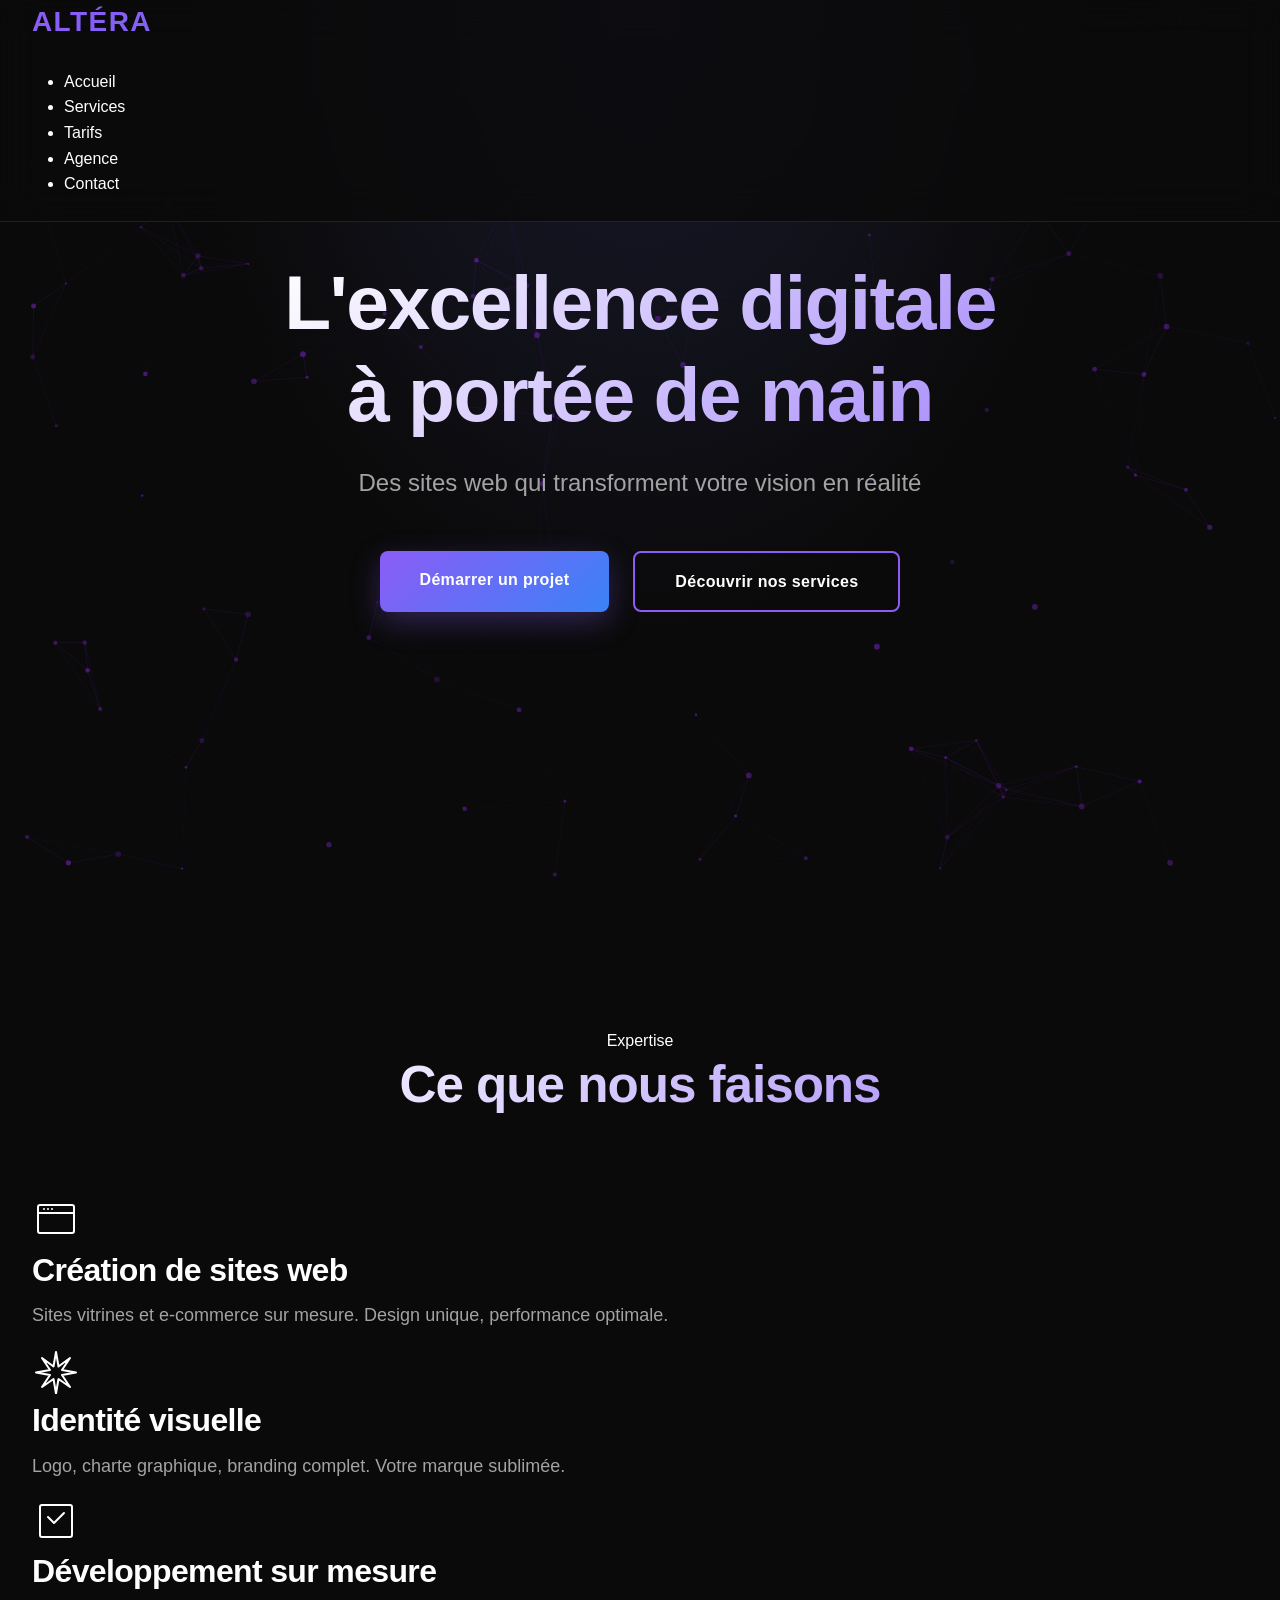
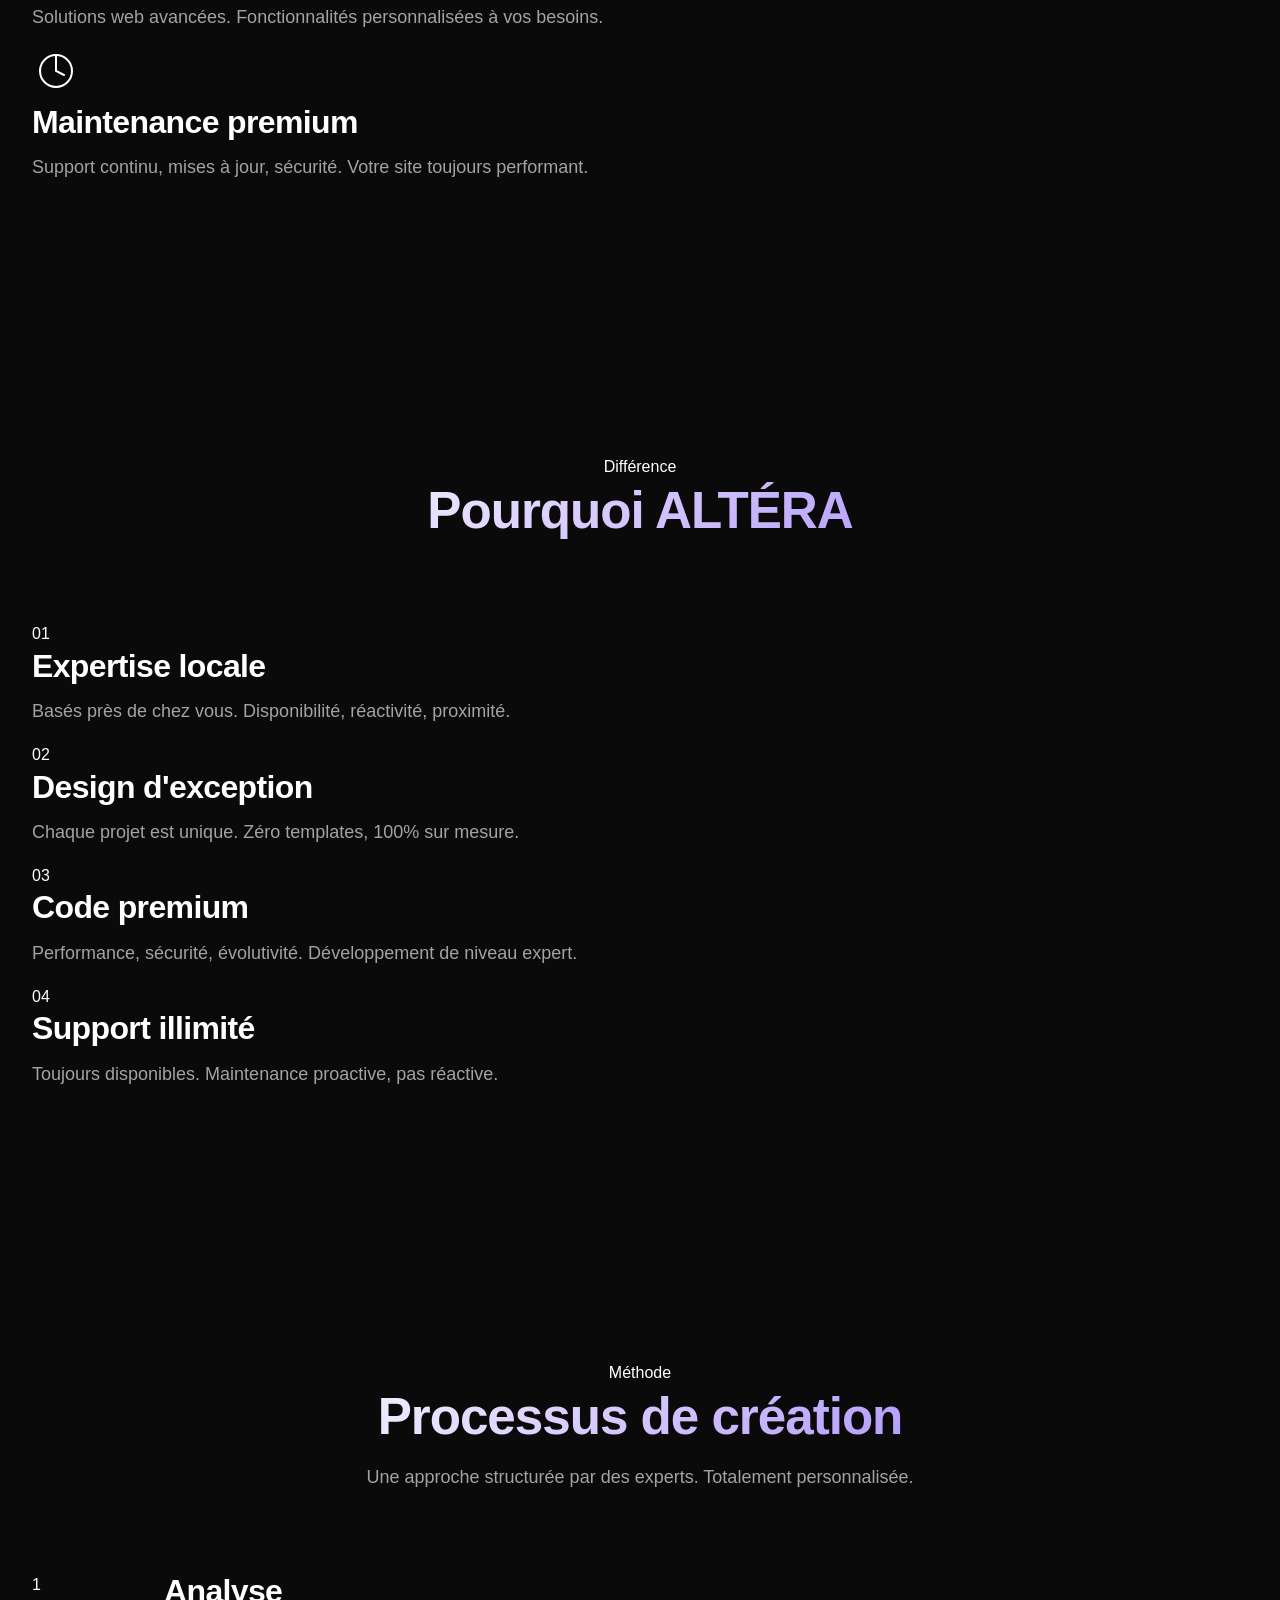
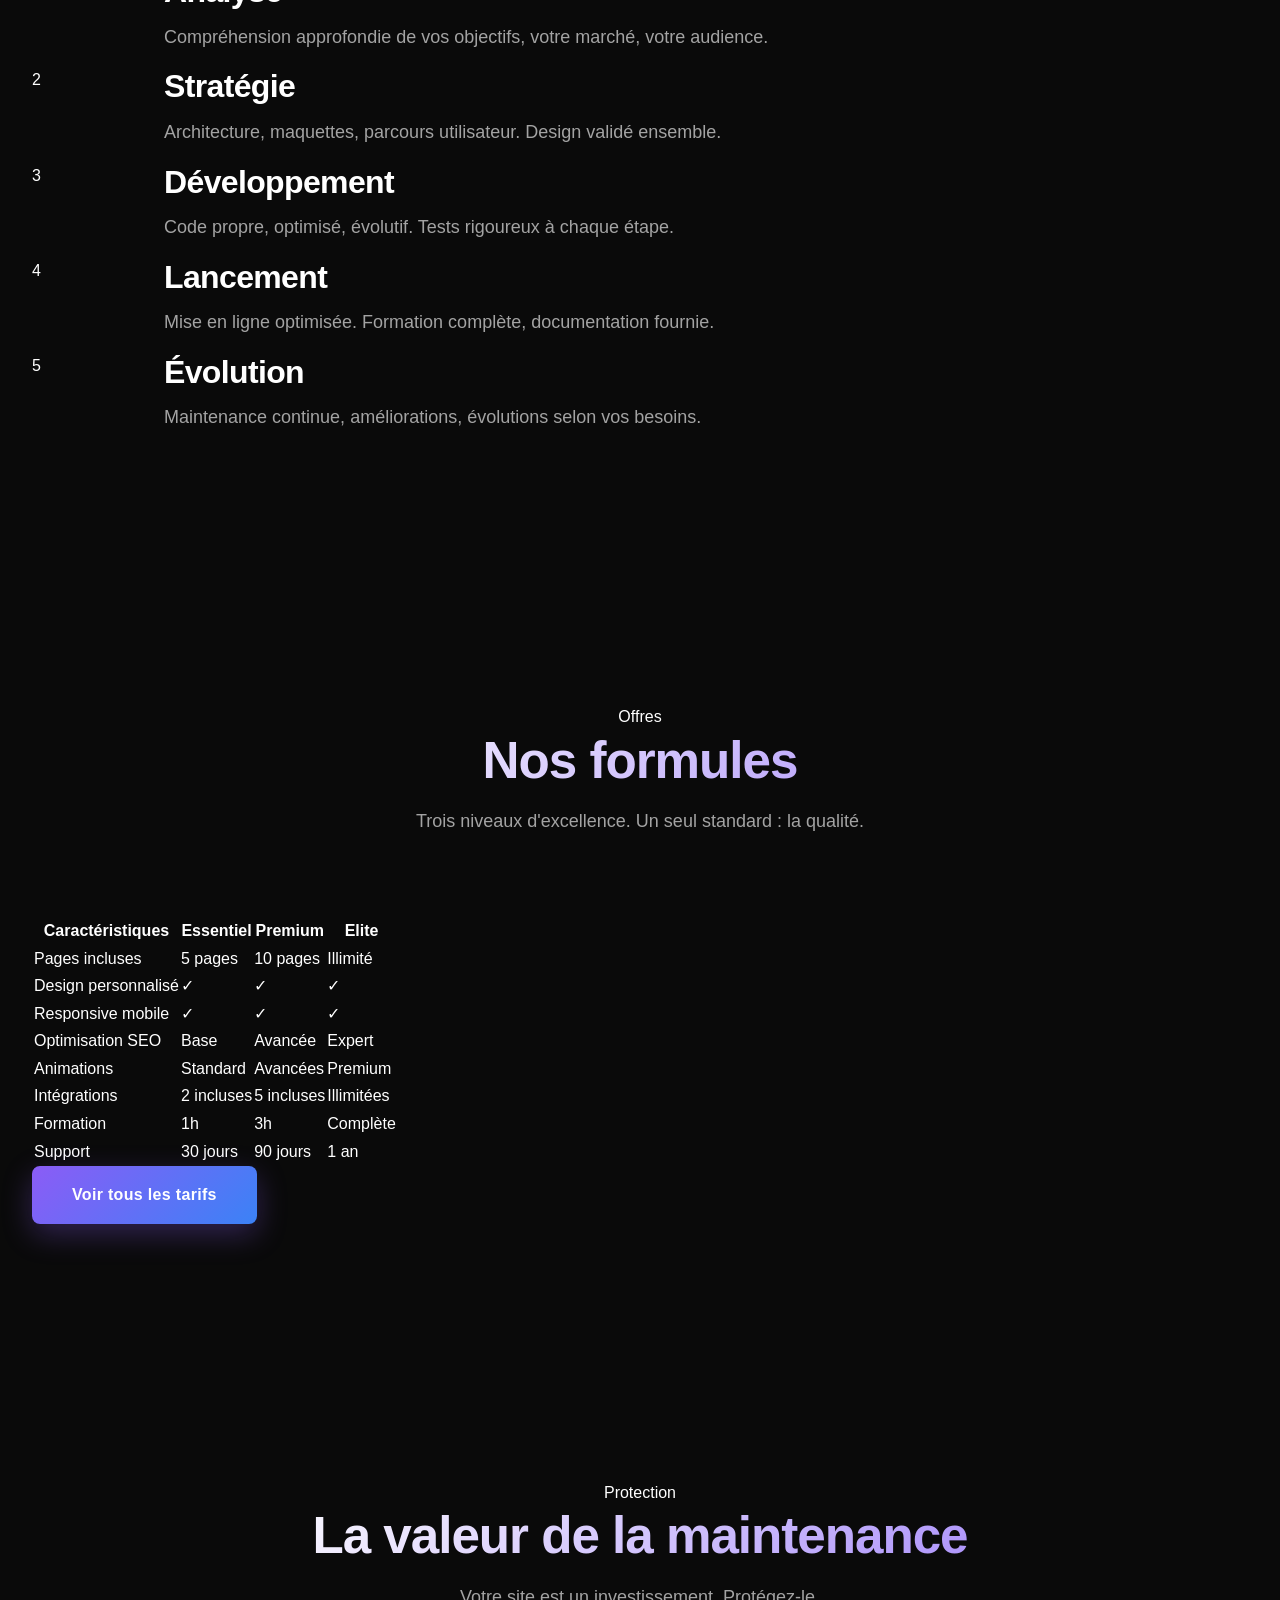
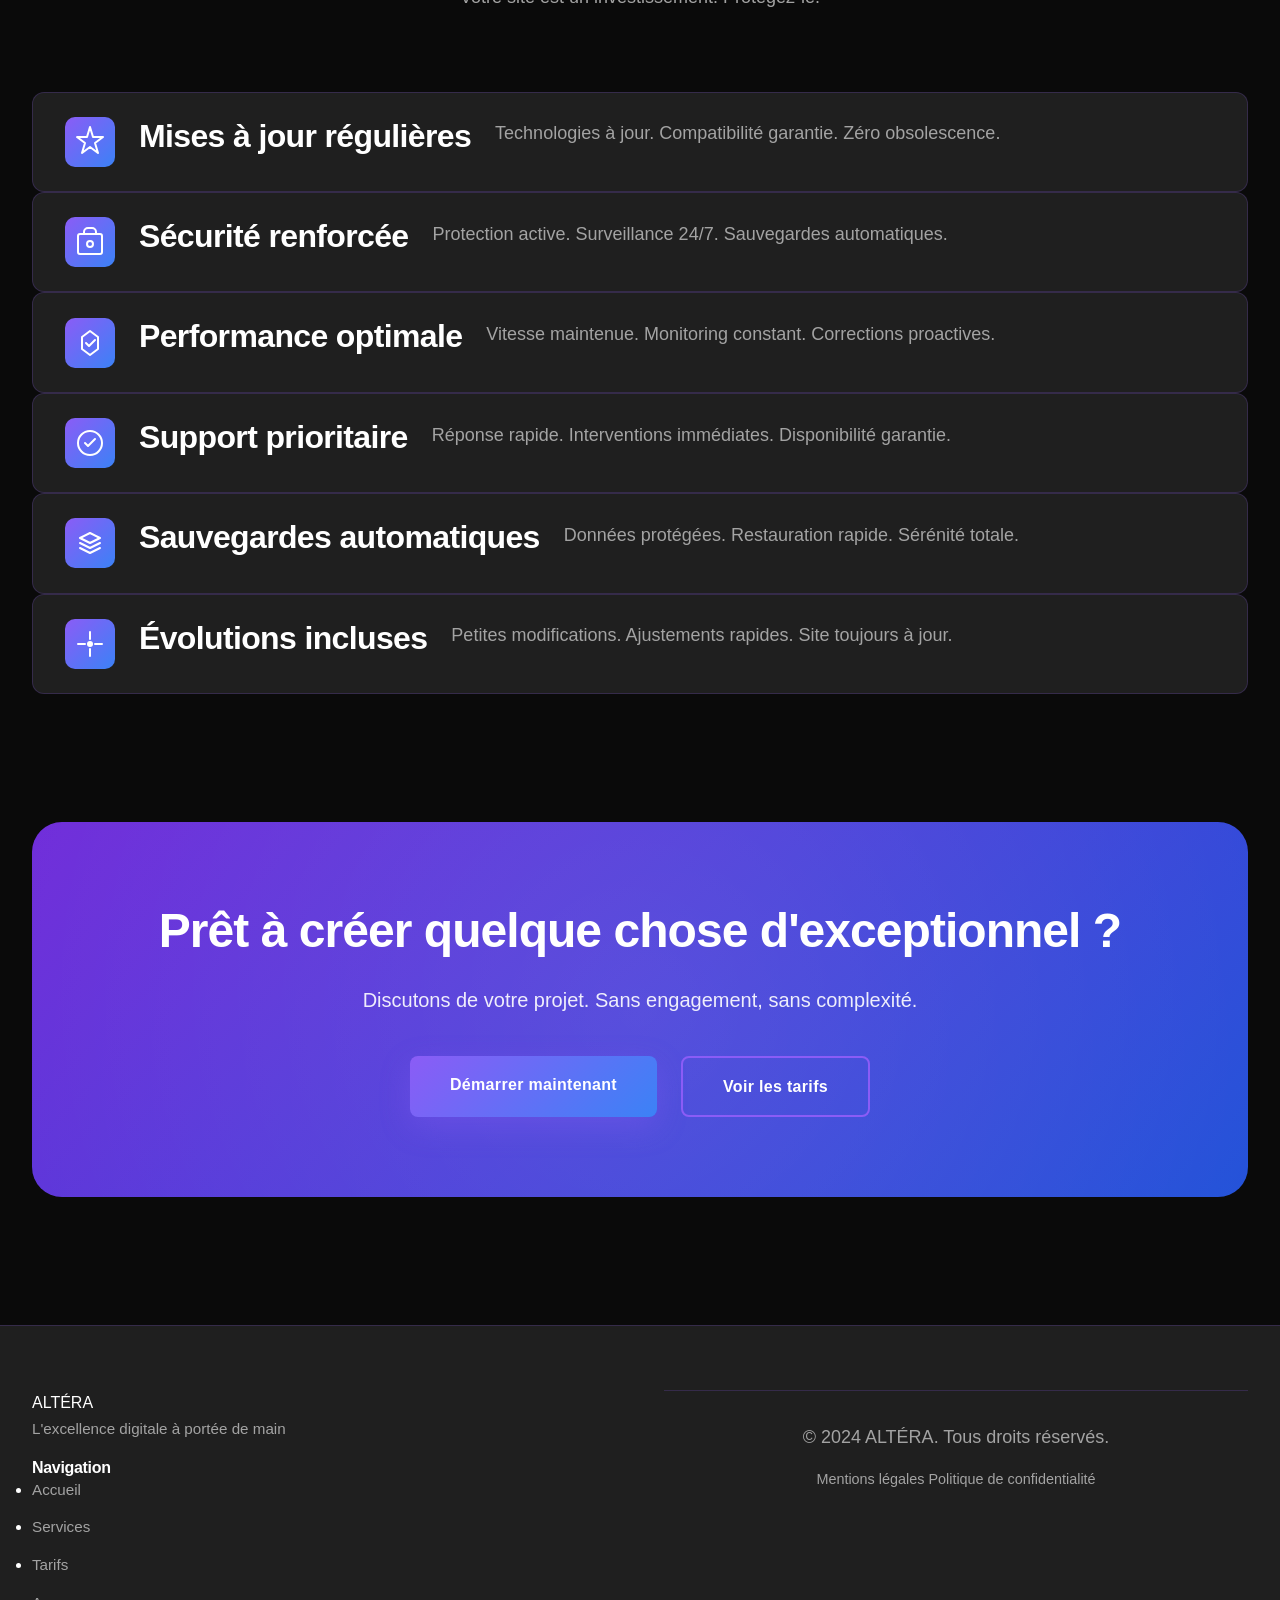
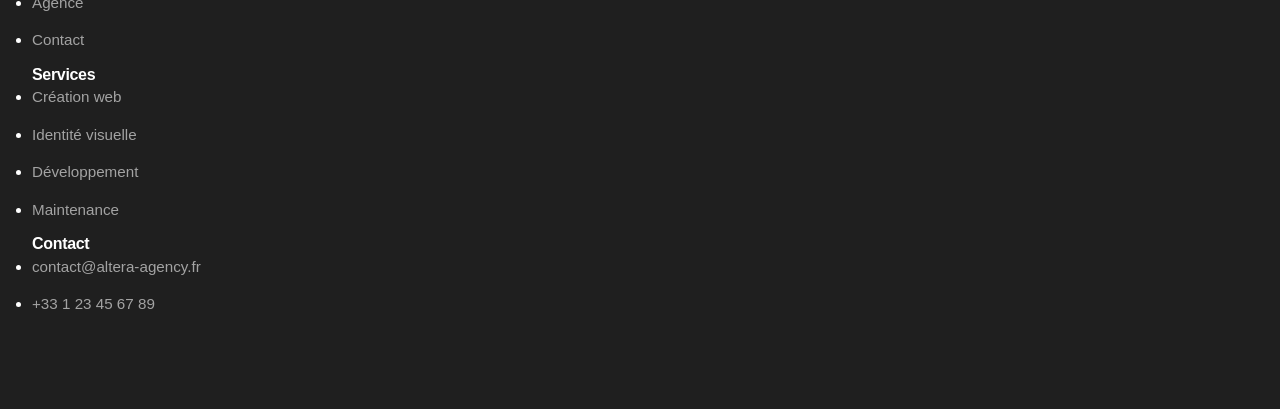
<file: index.html>
<!DOCTYPE html>
<html lang="fr">
<head>
    <meta charset="UTF-8">
    <meta name="viewport" content="width=device-width, initial-scale=1.0">
    <meta name="description" content="ALTÉRA - Agence digitale premium. Création de sites web d'exception, développement sur mesure et identité visuelle haut de gamme.">
    <title>ALTÉRA - Agence Digitale Premium</title>
    <link rel="stylesheet" href="style.css">
</head>
<body>
    <canvas id="background"></canvas>

    <header class="header">
        <div class="container">
            <div class="header-content">
                <div class="logo">
                    <a href="index.html">ALTÉRA</a>
                </div>
                <nav class="nav">
                    <ul class="nav-list">
                        <li><a href="index.html" class="nav-link active">Accueil</a></li>
                        <li><a href="services.html" class="nav-link">Services</a></li>
                        <li><a href="tarifs.html" class="nav-link">Tarifs</a></li>
                        <li><a href="agence.html" class="nav-link">Agence</a></li>
                        <li><a href="contact.html" class="nav-link nav-link-cta">Contact</a></li>
                    </ul>
                </nav>
                <button class="menu-toggle" aria-label="Menu">
                    <span></span>
                    <span></span>
                    <span></span>
                </button>
            </div>
        </div>
    </header>

    <main>
        <section class="hero">
            <div class="container">
                <div class="hero-content">
                    <h1 class="hero-title">L'excellence digitale<br>à portée de main</h1>
                    <p class="hero-subtitle">Des sites web qui transforment votre vision en réalité</p>
                    <div class="hero-cta">
                        <a href="contact.html" class="btn btn-primary">Démarrer un projet</a>
                        <a href="services.html" class="btn btn-secondary">Découvrir nos services</a>
                    </div>
                </div>
            </div>
        </section>

        <section class="services-preview">
            <div class="container">
                <div class="section-header">
                    <span class="section-tag">Expertise</span>
                    <h2 class="section-title">Ce que nous faisons</h2>
                </div>
                <div class="services-grid">
                    <div class="service-card">
                        <div class="service-icon">
                            <svg width="48" height="48" viewBox="0 0 48 48" fill="none">
                                <rect x="6" y="10" width="36" height="28" rx="2" stroke="currentColor" stroke-width="2"/>
                                <path d="M6 18H42" stroke="currentColor" stroke-width="2"/>
                                <circle cx="12" cy="14" r="1" fill="currentColor"/>
                                <circle cx="16" cy="14" r="1" fill="currentColor"/>
                                <circle cx="20" cy="14" r="1" fill="currentColor"/>
                            </svg>
                        </div>
                        <h3 class="service-title">Création de sites web</h3>
                        <p class="service-description">Sites vitrines et e-commerce sur mesure. Design unique, performance optimale.</p>
                    </div>
                    <div class="service-card">
                        <div class="service-icon">
                            <svg width="48" height="48" viewBox="0 0 48 48" fill="none">
                                <path d="M24 6L26.5 20.5L38 12L30 24L44 26.5L30 29L38 41L26.5 33L24 47.5L21.5 33L10 41L18 29L4 26.5L18 24L10 12L21.5 20.5L24 6Z" stroke="currentColor" stroke-width="2" stroke-linejoin="round"/>
                            </svg>
                        </div>
                        <h3 class="service-title">Identité visuelle</h3>
                        <p class="service-description">Logo, charte graphique, branding complet. Votre marque sublimée.</p>
                    </div>
                    <div class="service-card">
                        <div class="service-icon">
                            <svg width="48" height="48" viewBox="0 0 48 48" fill="none">
                                <rect x="8" y="8" width="32" height="32" rx="2" stroke="currentColor" stroke-width="2"/>
                                <path d="M16 20L22 26L32 16" stroke="currentColor" stroke-width="2" stroke-linecap="round" stroke-linejoin="round"/>
                            </svg>
                        </div>
                        <h3 class="service-title">Développement sur mesure</h3>
                        <p class="service-description">Solutions web avancées. Fonctionnalités personnalisées à vos besoins.</p>
                    </div>
                    <div class="service-card">
                        <div class="service-icon">
                            <svg width="48" height="48" viewBox="0 0 48 48" fill="none">
                                <circle cx="24" cy="24" r="16" stroke="currentColor" stroke-width="2"/>
                                <path d="M24 8V24L32 28" stroke="currentColor" stroke-width="2" stroke-linecap="round"/>
                            </svg>
                        </div>
                        <h3 class="service-title">Maintenance premium</h3>
                        <p class="service-description">Support continu, mises à jour, sécurité. Votre site toujours performant.</p>
                    </div>
                </div>
            </div>
        </section>

        <section class="why-altera">
            <div class="container">
                <div class="section-header">
                    <span class="section-tag">Différence</span>
                    <h2 class="section-title">Pourquoi ALTÉRA</h2>
                </div>
                <div class="why-grid">
                    <div class="why-item">
                        <div class="why-number">01</div>
                        <h3 class="why-title">Expertise locale</h3>
                        <p class="why-description">Basés près de chez vous. Disponibilité, réactivité, proximité.</p>
                    </div>
                    <div class="why-item">
                        <div class="why-number">02</div>
                        <h3 class="why-title">Design d'exception</h3>
                        <p class="why-description">Chaque projet est unique. Zéro templates, 100% sur mesure.</p>
                    </div>
                    <div class="why-item">
                        <div class="why-number">03</div>
                        <h3 class="why-title">Code premium</h3>
                        <p class="why-description">Performance, sécurité, évolutivité. Développement de niveau expert.</p>
                    </div>
                    <div class="why-item">
                        <div class="why-number">04</div>
                        <h3 class="why-title">Support illimité</h3>
                        <p class="why-description">Toujours disponibles. Maintenance proactive, pas réactive.</p>
                    </div>
                </div>
            </div>
        </section>

        <section class="process">
            <div class="container">
                <div class="section-header">
                    <span class="section-tag">Méthode</span>
                    <h2 class="section-title">Processus de création</h2>
                    <p class="section-description">Une approche structurée par des experts. Totalement personnalisée.</p>
                </div>
                <div class="process-timeline">
                    <div class="process-step">
                        <div class="process-step-number">1</div>
                        <div class="process-step-content">
                            <h3 class="process-step-title">Analyse</h3>
                            <p class="process-step-description">Compréhension approfondie de vos objectifs, votre marché, votre audience.</p>
                        </div>
                    </div>
                    <div class="process-step">
                        <div class="process-step-number">2</div>
                        <div class="process-step-content">
                            <h3 class="process-step-title">Stratégie</h3>
                            <p class="process-step-description">Architecture, maquettes, parcours utilisateur. Design validé ensemble.</p>
                        </div>
                    </div>
                    <div class="process-step">
                        <div class="process-step-number">3</div>
                        <div class="process-step-content">
                            <h3 class="process-step-title">Développement</h3>
                            <p class="process-step-description">Code propre, optimisé, évolutif. Tests rigoureux à chaque étape.</p>
                        </div>
                    </div>
                    <div class="process-step">
                        <div class="process-step-number">4</div>
                        <div class="process-step-content">
                            <h3 class="process-step-title">Lancement</h3>
                            <p class="process-step-description">Mise en ligne optimisée. Formation complète, documentation fournie.</p>
                        </div>
                    </div>
                    <div class="process-step">
                        <div class="process-step-number">5</div>
                        <div class="process-step-content">
                            <h3 class="process-step-title">Évolution</h3>
                            <p class="process-step-description">Maintenance continue, améliorations, évolutions selon vos besoins.</p>
                        </div>
                    </div>
                </div>
            </div>
        </section>

        <section class="offers-preview">
            <div class="container">
                <div class="section-header">
                    <span class="section-tag">Offres</span>
                    <h2 class="section-title">Nos formules</h2>
                    <p class="section-description">Trois niveaux d'excellence. Un seul standard : la qualité.</p>
                </div>
                <div class="offers-table-wrapper">
                    <table class="offers-table">
                        <thead>
                            <tr>
                                <th class="offers-table-feature">Caractéristiques</th>
                                <th class="offers-table-offer">Essentiel</th>
                                <th class="offers-table-offer offers-table-offer-featured">Premium</th>
                                <th class="offers-table-offer">Elite</th>
                            </tr>
                        </thead>
                        <tbody>
                            <tr>
                                <td class="offers-table-feature-name">Pages incluses</td>
                                <td>5 pages</td>
                                <td class="featured">10 pages</td>
                                <td>Illimité</td>
                            </tr>
                            <tr>
                                <td class="offers-table-feature-name">Design personnalisé</td>
                                <td><span class="check">✓</span></td>
                                <td class="featured"><span class="check">✓</span></td>
                                <td><span class="check">✓</span></td>
                            </tr>
                            <tr>
                                <td class="offers-table-feature-name">Responsive mobile</td>
                                <td><span class="check">✓</span></td>
                                <td class="featured"><span class="check">✓</span></td>
                                <td><span class="check">✓</span></td>
                            </tr>
                            <tr>
                                <td class="offers-table-feature-name">Optimisation SEO</td>
                                <td>Base</td>
                                <td class="featured">Avancée</td>
                                <td>Expert</td>
                            </tr>
                            <tr>
                                <td class="offers-table-feature-name">Animations</td>
                                <td>Standard</td>
                                <td class="featured">Avancées</td>
                                <td>Premium</td>
                            </tr>
                            <tr>
                                <td class="offers-table-feature-name">Intégrations</td>
                                <td>2 incluses</td>
                                <td class="featured">5 incluses</td>
                                <td>Illimitées</td>
                            </tr>
                            <tr>
                                <td class="offers-table-feature-name">Formation</td>
                                <td>1h</td>
                                <td class="featured">3h</td>
                                <td>Complète</td>
                            </tr>
                            <tr>
                                <td class="offers-table-feature-name">Support</td>
                                <td>30 jours</td>
                                <td class="featured">90 jours</td>
                                <td>1 an</td>
                            </tr>
                        </tbody>
                    </table>
                </div>
                <div class="offers-cta">
                    <a href="tarifs.html" class="btn btn-primary">Voir tous les tarifs</a>
                </div>
            </div>
        </section>

        <section class="maintenance-value">
            <div class="container">
                <div class="section-header">
                    <span class="section-tag">Protection</span>
                    <h2 class="section-title">La valeur de la maintenance</h2>
                    <p class="section-description">Votre site est un investissement. Protégez-le.</p>
                </div>
                <div class="maintenance-grid">
                    <div class="maintenance-item">
                        <div class="maintenance-icon">
                            <svg width="40" height="40" viewBox="0 0 40 40" fill="none">
                                <path d="M20 5L23 15H33L25 21L28 31L20 25L12 31L15 21L7 15H17L20 5Z" stroke="currentColor" stroke-width="2" stroke-linejoin="round"/>
                            </svg>
                        </div>
                        <h3 class="maintenance-title">Mises à jour régulières</h3>
                        <p class="maintenance-description">Technologies à jour. Compatibilité garantie. Zéro obsolescence.</p>
                    </div>
                    <div class="maintenance-item">
                        <div class="maintenance-icon">
                            <svg width="40" height="40" viewBox="0 0 40 40" fill="none">
                                <rect x="8" y="12" width="24" height="20" rx="2" stroke="currentColor" stroke-width="2"/>
                                <path d="M14 12V10C14 7.79086 15.7909 6 18 6H22C24.2091 6 26 7.79086 26 10V12" stroke="currentColor" stroke-width="2"/>
                                <circle cx="20" cy="22" r="3" stroke="currentColor" stroke-width="2"/>
                            </svg>
                        </div>
                        <h3 class="maintenance-title">Sécurité renforcée</h3>
                        <p class="maintenance-description">Protection active. Surveillance 24/7. Sauvegardes automatiques.</p>
                    </div>
                    <div class="maintenance-item">
                        <div class="maintenance-icon">
                            <svg width="40" height="40" viewBox="0 0 40 40" fill="none">
                                <path d="M20 8L28 14V26L20 32L12 26V14L20 8Z" stroke="currentColor" stroke-width="2" stroke-linejoin="round"/>
                                <path d="M16 20L19 23L25 17" stroke="currentColor" stroke-width="2" stroke-linecap="round" stroke-linejoin="round"/>
                            </svg>
                        </div>
                        <h3 class="maintenance-title">Performance optimale</h3>
                        <p class="maintenance-description">Vitesse maintenue. Monitoring constant. Corrections proactives.</p>
                    </div>
                    <div class="maintenance-item">
                        <div class="maintenance-icon">
                            <svg width="40" height="40" viewBox="0 0 40 40" fill="none">
                                <circle cx="20" cy="20" r="12" stroke="currentColor" stroke-width="2"/>
                                <path d="M15 20L18 23L25 16" stroke="currentColor" stroke-width="2" stroke-linecap="round" stroke-linejoin="round"/>
                            </svg>
                        </div>
                        <h3 class="maintenance-title">Support prioritaire</h3>
                        <p class="maintenance-description">Réponse rapide. Interventions immédiates. Disponibilité garantie.</p>
                    </div>
                    <div class="maintenance-item">
                        <div class="maintenance-icon">
                            <svg width="40" height="40" viewBox="0 0 40 40" fill="none">
                                <path d="M10 25L20 30L30 25" stroke="currentColor" stroke-width="2" stroke-linecap="round" stroke-linejoin="round"/>
                                <path d="M10 20L20 25L30 20" stroke="currentColor" stroke-width="2" stroke-linecap="round" stroke-linejoin="round"/>
                                <path d="M10 15L20 20L30 15L20 10L10 15Z" stroke="currentColor" stroke-width="2" stroke-linecap="round" stroke-linejoin="round"/>
                            </svg>
                        </div>
                        <h3 class="maintenance-title">Sauvegardes automatiques</h3>
                        <p class="maintenance-description">Données protégées. Restauration rapide. Sérénité totale.</p>
                    </div>
                    <div class="maintenance-item">
                        <div class="maintenance-icon">
                            <svg width="40" height="40" viewBox="0 0 40 40" fill="none">
                                <path d="M8 20H15M25 20H32M20 8V15M20 25V32" stroke="currentColor" stroke-width="2" stroke-linecap="round"/>
                                <circle cx="20" cy="20" r="3" fill="currentColor"/>
                            </svg>
                        </div>
                        <h3 class="maintenance-title">Évolutions incluses</h3>
                        <p class="maintenance-description">Petites modifications. Ajustements rapides. Site toujours à jour.</p>
                    </div>
                </div>
            </div>
        </section>

        <section class="cta-section">
            <div class="container">
                <div class="cta-content">
                    <h2 class="cta-title">Prêt à créer quelque chose d'exceptionnel ?</h2>
                    <p class="cta-description">Discutons de votre projet. Sans engagement, sans complexité.</p>
                    <div class="cta-buttons">
                        <a href="contact.html" class="btn btn-primary btn-large">Démarrer maintenant</a>
                        <a href="tarifs.html" class="btn btn-secondary btn-large">Voir les tarifs</a>
                    </div>
                </div>
            </div>
        </section>
    </main>

    <footer class="footer">
        <div class="container">
            <div class="footer-content">
                <div class="footer-main">
                    <div class="footer-brand">
                        <div class="footer-logo">ALTÉRA</div>
                        <p class="footer-tagline">L'excellence digitale à portée de main</p>
                    </div>
                    <div class="footer-links">
                        <div class="footer-column">
                            <h4 class="footer-column-title">Navigation</h4>
                            <ul class="footer-list">
                                <li><a href="index.html">Accueil</a></li>
                                <li><a href="services.html">Services</a></li>
                                <li><a href="tarifs.html">Tarifs</a></li>
                                <li><a href="agence.html">Agence</a></li>
                                <li><a href="contact.html">Contact</a></li>
                            </ul>
                        </div>
                        <div class="footer-column">
                            <h4 class="footer-column-title">Services</h4>
                            <ul class="footer-list">
                                <li><a href="services.html#creation">Création web</a></li>
                                <li><a href="services.html#identite">Identité visuelle</a></li>
                                <li><a href="services.html#developpement">Développement</a></li>
                                <li><a href="services.html#maintenance">Maintenance</a></li>
                            </ul>
                        </div>
                        <div class="footer-column">
                            <h4 class="footer-column-title">Contact</h4>
                            <ul class="footer-list">
                                <li><a href="mailto:contact@altera-agency.fr">contact@altera-agency.fr</a></li>
                                <li><a href="tel:+33123456789">+33 1 23 45 67 89</a></li>
                            </ul>
                        </div>
                    </div>
                </div>
                <div class="footer-bottom">
                    <p class="footer-copyright">&copy; 2024 ALTÉRA. Tous droits réservés.</p>
                    <div class="footer-legal">
                        <a href="#">Mentions légales</a>
                        <a href="#">Politique de confidentialité</a>
                    </div>
                </div>
            </div>
        </div>
    </footer>

    <script src="particles.js"></script>
    <script src="main.js"></script>
</body>
</html>
</file>
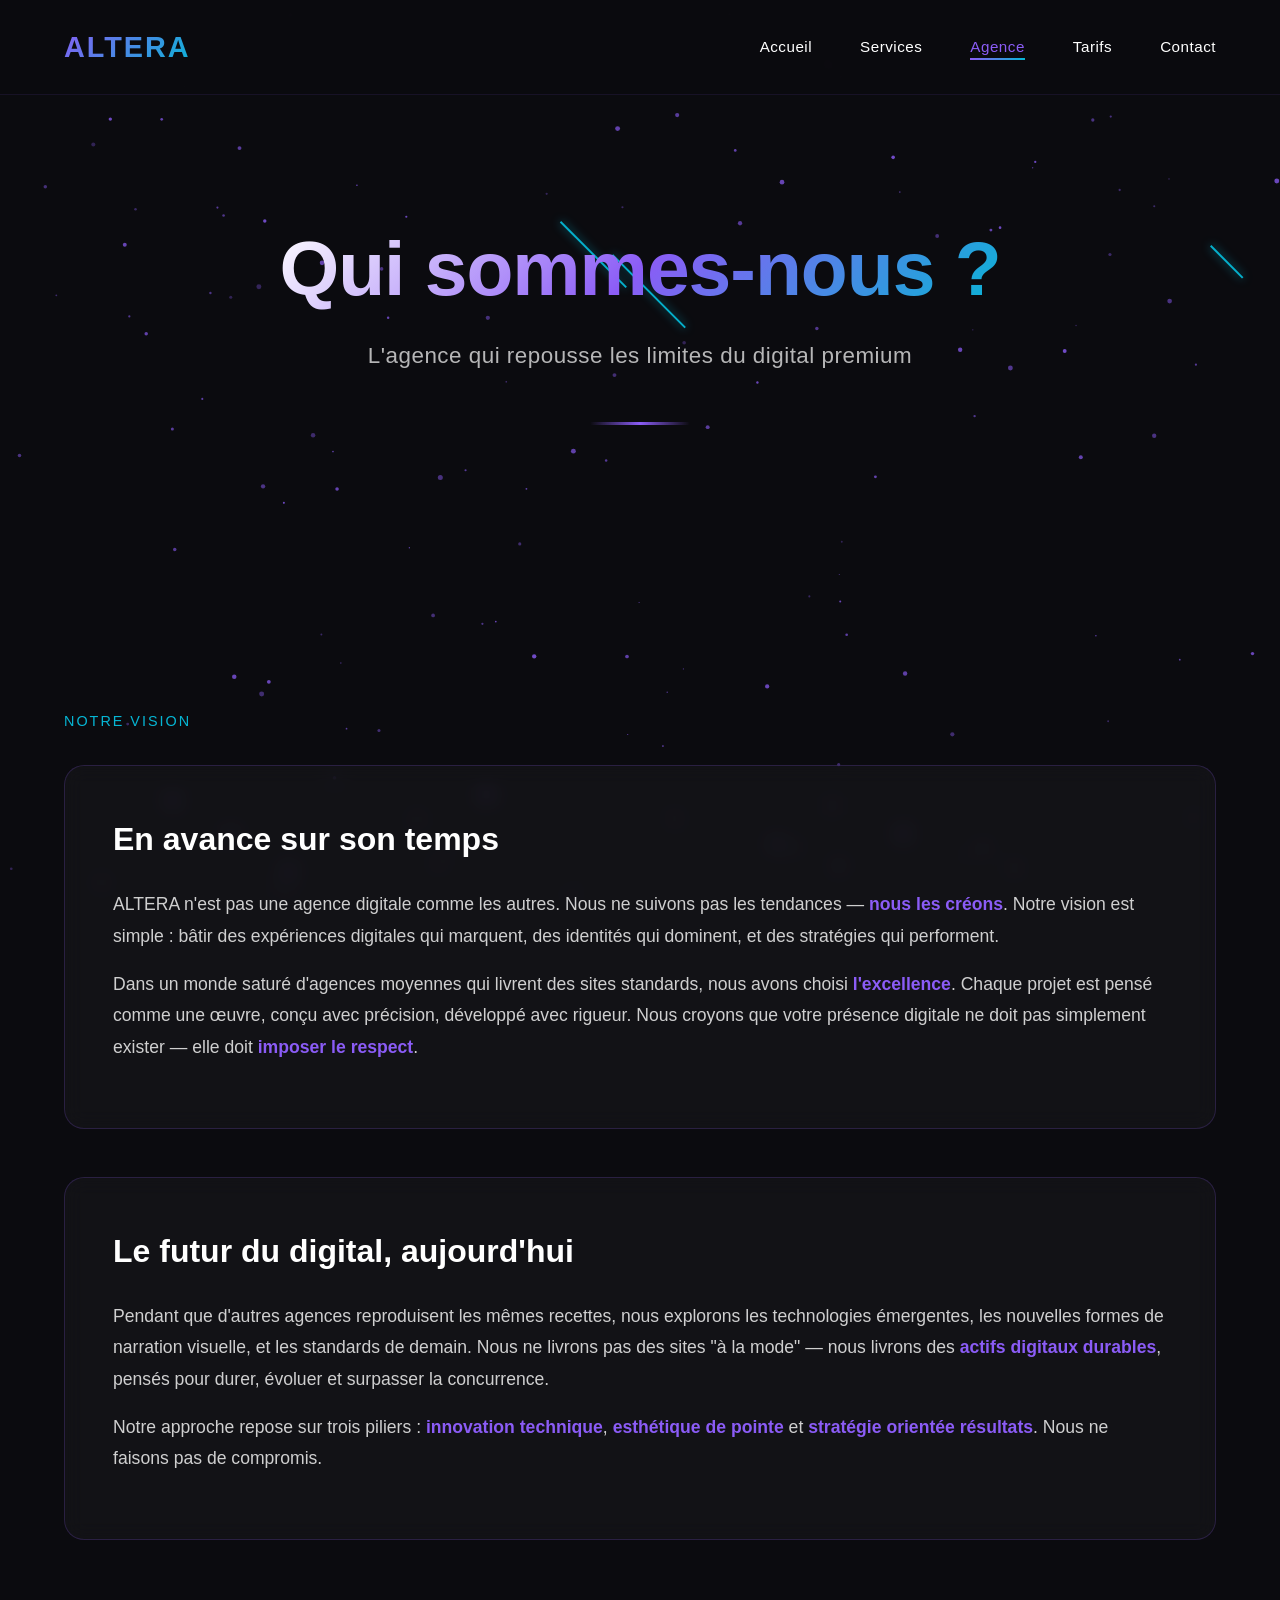
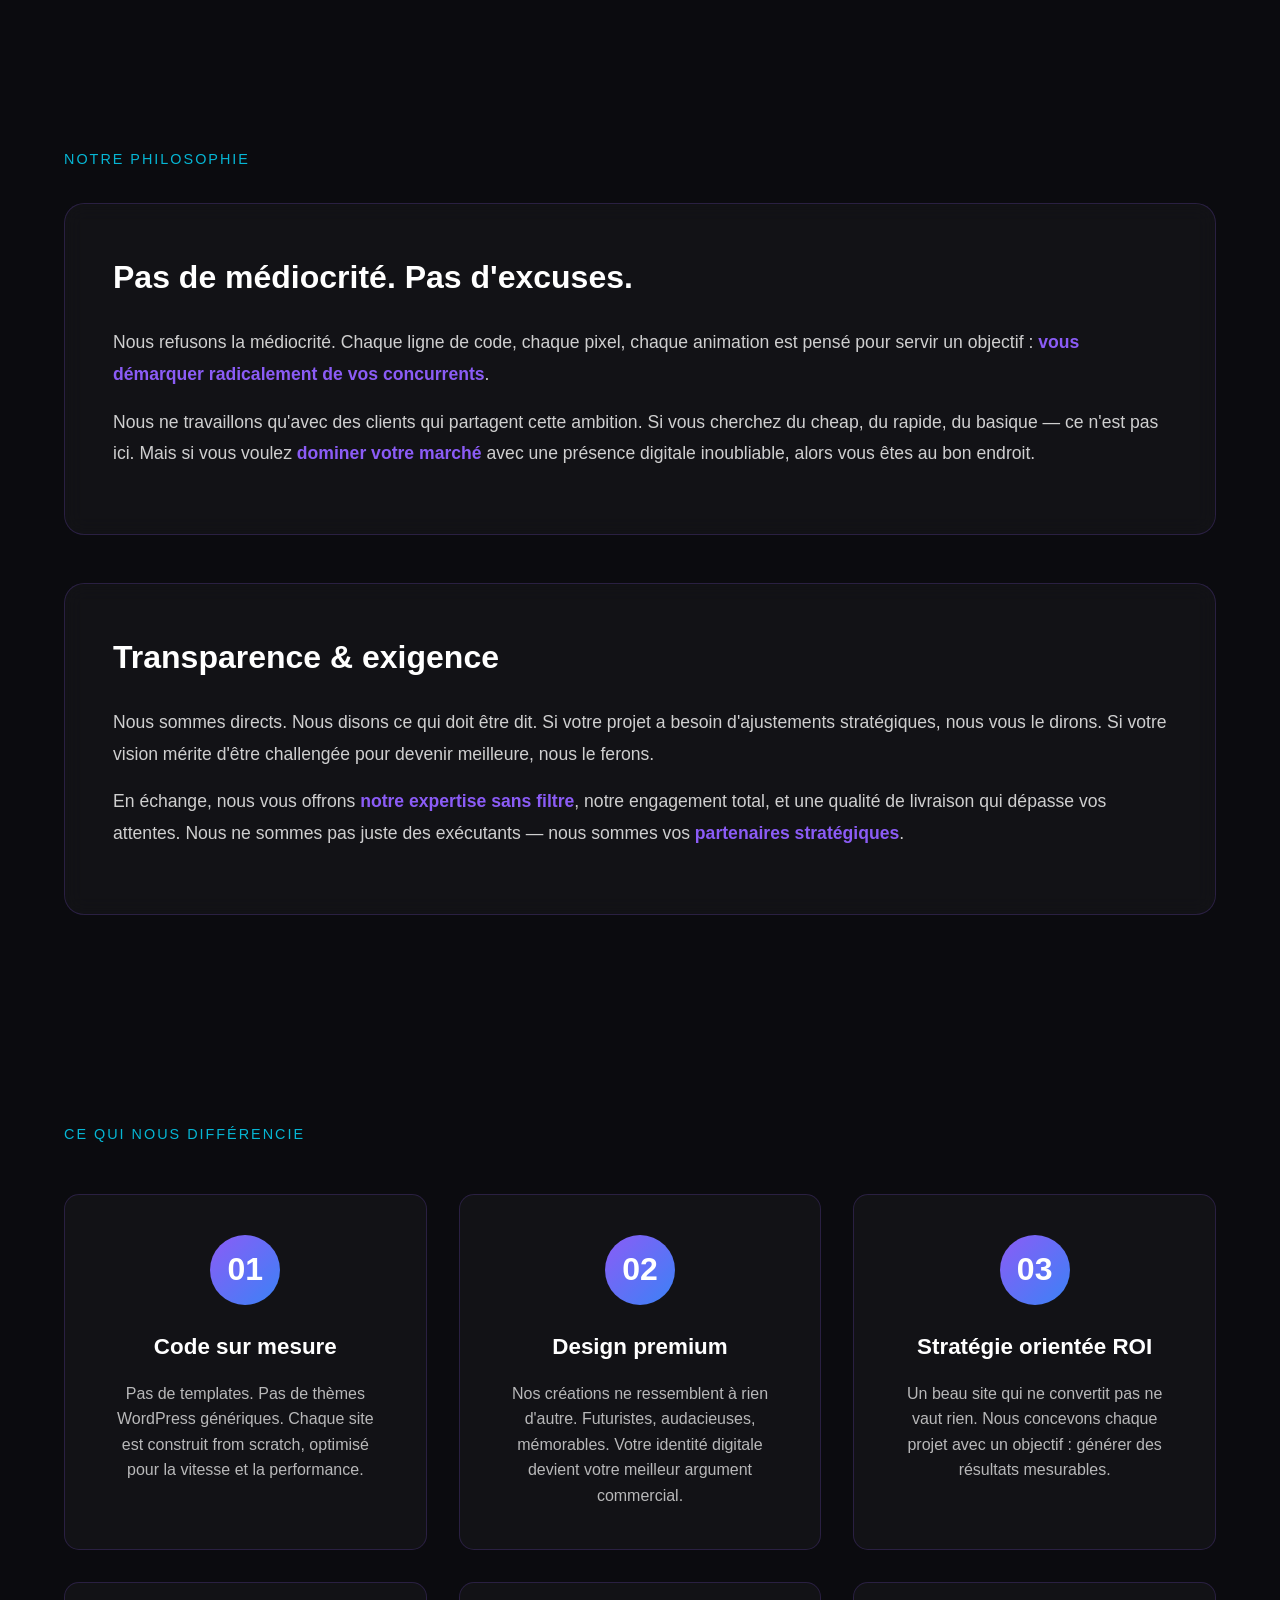
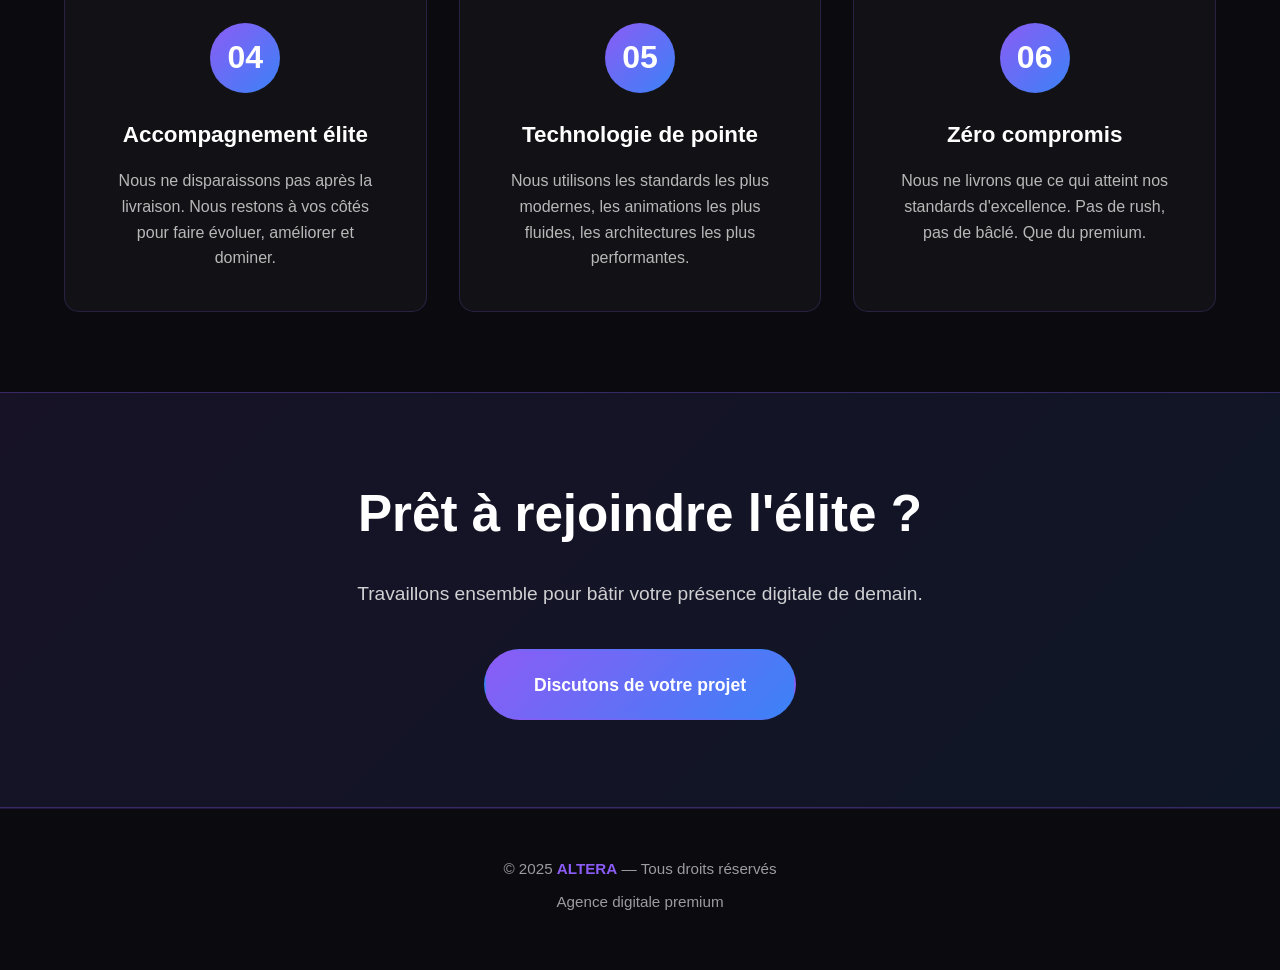
<file: agence.html>
<!DOCTYPE html>
<html lang="fr">
<head>
    <meta charset="UTF-8">
    <meta name="viewport" content="width=device-width, initial-scale=1.0">
    <meta name="description" content="ALTERA - Découvrez notre vision, notre philosophie et ce qui nous différencie des agences digitales classiques.">
    <meta name="keywords" content="agence digitale, vision, philosophie, ALTERA, digital premium">
    <title>Agence | ALTERA - Vision & Philosophie</title>
    
    <style>
        /* ========================================
           VARIABLES & RESET
        ======================================== */
        :root {
            --color-dark: #0b0b0f;
            --color-white: #ffffff;
            --color-violet: #8b5cf6;
            --color-blue: #3b82f6;
            --color-neon: #06b6d4;
            --font-main: -apple-system, BlinkMacSystemFont, 'Segoe UI', 'Inter', 'Poppins', sans-serif;
            --transition: all 0.4s cubic-bezier(0.4, 0, 0.2, 1);
        }

        * {
            margin: 0;
            padding: 0;
            box-sizing: border-box;
        }

        html {
            scroll-behavior: smooth;
        }

        body {
            font-family: var(--font-main);
            background: var(--color-dark);
            color: var(--color-white);
            overflow-x: hidden;
            line-height: 1.6;
            position: relative;
        }

        /* ========================================
           BACKGROUND ANIMÉ
        ======================================== */
        #canvas-background {
            position: fixed;
            top: 0;
            left: 0;
            width: 100%;
            height: 100%;
            z-index: 0;
            pointer-events: none;
        }

        /* ========================================
           HEADER
        ======================================== */
        header {
            position: fixed;
            top: 0;
            left: 0;
            width: 100%;
            z-index: 1000;
            padding: 1.5rem 5%;
            background: rgba(11, 11, 15, 0.85);
            backdrop-filter: blur(10px);
            border-bottom: 1px solid rgba(139, 92, 246, 0.1);
            transition: var(--transition);
        }

        header.scrolled {
            background: rgba(11, 11, 15, 0.95);
            padding: 1rem 5%;
        }

        .header-container {
            max-width: 1400px;
            margin: 0 auto;
            display: flex;
            justify-content: space-between;
            align-items: center;
        }

        .logo {
            font-size: 1.8rem;
            font-weight: 700;
            letter-spacing: 2px;
            background: linear-gradient(135deg, var(--color-violet), var(--color-neon));
            -webkit-background-clip: text;
            -webkit-text-fill-color: transparent;
            background-clip: text;
            text-decoration: none;
            transition: var(--transition);
        }

        .logo:hover {
            letter-spacing: 4px;
        }

        nav ul {
            display: flex;
            list-style: none;
            gap: 3rem;
        }

        nav a {
            color: var(--color-white);
            text-decoration: none;
            font-weight: 500;
            font-size: 0.95rem;
            position: relative;
            transition: var(--transition);
            letter-spacing: 0.5px;
        }

        nav a::after {
            content: '';
            position: absolute;
            bottom: -5px;
            left: 0;
            width: 0;
            height: 2px;
            background: linear-gradient(90deg, var(--color-violet), var(--color-neon));
            transition: var(--transition);
        }

        nav a:hover {
            color: var(--color-neon);
        }

        nav a:hover::after {
            width: 100%;
        }

        nav a.active {
            color: var(--color-violet);
        }

        nav a.active::after {
            width: 100%;
        }

        .menu-toggle {
            display: none;
            flex-direction: column;
            gap: 5px;
            cursor: pointer;
            z-index: 1001;
        }

        .menu-toggle span {
            width: 25px;
            height: 2px;
            background: var(--color-white);
            transition: var(--transition);
        }

        /* ========================================
           HERO SECTION
        ======================================== */
        .hero {
            position: relative;
            min-height: 70vh;
            display: flex;
            align-items: center;
            justify-content: center;
            padding: 8rem 5% 4rem;
            text-align: center;
            z-index: 1;
        }

        .hero-content h1 {
            font-size: clamp(2.5rem, 6vw, 5rem);
            font-weight: 800;
            margin-bottom: 1.5rem;
            background: linear-gradient(135deg, var(--color-white), var(--color-violet), var(--color-neon));
            -webkit-background-clip: text;
            -webkit-text-fill-color: transparent;
            background-clip: text;
            line-height: 1.2;
            letter-spacing: -1px;
        }

        .hero-content .subtitle {
            font-size: clamp(1.1rem, 2vw, 1.4rem);
            color: rgba(255, 255, 255, 0.7);
            max-width: 700px;
            margin: 0 auto 2rem;
            font-weight: 300;
            letter-spacing: 0.5px;
        }

        .divider {
            width: 100px;
            height: 3px;
            background: linear-gradient(90deg, transparent, var(--color-violet), transparent);
            margin: 3rem auto;
        }

        /* ========================================
           SECTIONS
        ======================================== */
        section {
            position: relative;
            z-index: 1;
            padding: 5rem 5%;
            max-width: 1400px;
            margin: 0 auto;
        }

        .section-title {
            font-size: clamp(2rem, 4vw, 3rem);
            font-weight: 700;
            margin-bottom: 1rem;
            background: linear-gradient(135deg, var(--color-white), var(--color-violet));
            -webkit-background-clip: text;
            -webkit-text-fill-color: transparent;
            background-clip: text;
            letter-spacing: -0.5px;
        }

        .section-subtitle {
            font-size: 1.2rem;
            color: var(--color-neon);
            margin-bottom: 2rem;
            font-weight: 500;
            text-transform: uppercase;
            letter-spacing: 2px;
            font-size: 0.9rem;
        }

        .content-block {
            background: rgba(255, 255, 255, 0.03);
            border: 1px solid rgba(139, 92, 246, 0.2);
            border-radius: 20px;
            padding: 3rem;
            margin-bottom: 3rem;
            backdrop-filter: blur(10px);
            transition: var(--transition);
        }

        .content-block:hover {
            background: rgba(255, 255, 255, 0.05);
            border-color: rgba(139, 92, 246, 0.4);
            transform: translateY(-5px);
            box-shadow: 0 20px 40px rgba(139, 92, 246, 0.2);
        }

        .content-block h3 {
            font-size: clamp(1.5rem, 3vw, 2rem);
            margin-bottom: 1.5rem;
            color: var(--color-white);
            font-weight: 600;
        }

        .content-block p {
            font-size: 1.1rem;
            line-height: 1.8;
            color: rgba(255, 255, 255, 0.8);
            margin-bottom: 1rem;
        }

        .content-block strong {
            color: var(--color-violet);
            font-weight: 600;
        }

        /* ========================================
           VALEURS GRID
        ======================================== */
        .values-grid {
            display: grid;
            grid-template-columns: repeat(auto-fit, minmax(300px, 1fr));
            gap: 2rem;
            margin-top: 3rem;
        }

        .value-card {
            background: rgba(255, 255, 255, 0.03);
            border: 1px solid rgba(139, 92, 246, 0.2);
            border-radius: 15px;
            padding: 2.5rem;
            text-align: center;
            transition: var(--transition);
            position: relative;
            overflow: hidden;
        }

        .value-card::before {
            content: '';
            position: absolute;
            top: 0;
            left: -100%;
            width: 100%;
            height: 100%;
            background: linear-gradient(90deg, transparent, rgba(139, 92, 246, 0.1), transparent);
            transition: var(--transition);
        }

        .value-card:hover::before {
            left: 100%;
        }

        .value-card:hover {
            background: rgba(255, 255, 255, 0.05);
            border-color: var(--color-violet);
            transform: translateY(-10px);
        }

        .value-icon {
            width: 70px;
            height: 70px;
            margin: 0 auto 1.5rem;
            background: linear-gradient(135deg, var(--color-violet), var(--color-blue));
            border-radius: 50%;
            display: flex;
            align-items: center;
            justify-content: center;
            font-size: 2rem;
            font-weight: 700;
            color: var(--color-white);
        }

        .value-card h4 {
            font-size: 1.4rem;
            margin-bottom: 1rem;
            color: var(--color-white);
        }

        .value-card p {
            font-size: 1rem;
            color: rgba(255, 255, 255, 0.7);
            line-height: 1.6;
        }

        /* ========================================
           CTA SECTION
        ======================================== */
        .cta-section {
            text-align: center;
            padding: 5rem 5%;
            background: linear-gradient(135deg, rgba(139, 92, 246, 0.1), rgba(59, 130, 246, 0.1));
            border-top: 1px solid rgba(139, 92, 246, 0.3);
            border-bottom: 1px solid rgba(139, 92, 246, 0.3);
        }

        .cta-section h2 {
            font-size: clamp(2rem, 4vw, 3.5rem);
            margin-bottom: 1.5rem;
            font-weight: 700;
        }

        .cta-section p {
            font-size: 1.2rem;
            color: rgba(255, 255, 255, 0.8);
            margin-bottom: 2.5rem;
        }

        .cta-button {
            display: inline-block;
            padding: 1.2rem 3rem;
            background: linear-gradient(135deg, var(--color-violet), var(--color-blue));
            color: var(--color-white);
            text-decoration: none;
            border-radius: 50px;
            font-weight: 600;
            font-size: 1.1rem;
            transition: var(--transition);
            border: 2px solid transparent;
            position: relative;
            overflow: hidden;
            z-index: 1;
        }

        .cta-button::before {
            content: '';
            position: absolute;
            top: 0;
            left: 0;
            width: 100%;
            height: 100%;
            background: linear-gradient(135deg, var(--color-blue), var(--color-neon));
            z-index: -1;
            opacity: 0;
            transition: var(--transition);
        }

        .cta-button:hover::before {
            opacity: 1;
        }

        .cta-button:hover {
            transform: translateY(-3px);
            box-shadow: 0 15px 40px rgba(139, 92, 246, 0.4);
        }

        /* ========================================
           FOOTER
        ======================================== */
        footer {
            position: relative;
            z-index: 1;
            padding: 3rem 5%;
            text-align: center;
            border-top: 1px solid rgba(139, 92, 246, 0.2);
            background: rgba(11, 11, 15, 0.8);
        }

        footer p {
            color: rgba(255, 255, 255, 0.6);
            font-size: 0.95rem;
            margin-bottom: 0.5rem;
        }

        footer .brand {
            color: var(--color-violet);
            font-weight: 600;
        }

        /* ========================================
           RESPONSIVE
        ======================================== */
        @media (max-width: 768px) {
            .menu-toggle {
                display: flex;
            }

            nav {
                position: fixed;
                top: 0;
                right: -100%;
                width: 70%;
                height: 100vh;
                background: rgba(11, 11, 15, 0.98);
                backdrop-filter: blur(20px);
                padding: 6rem 2rem 2rem;
                transition: var(--transition);
                border-left: 1px solid rgba(139, 92, 246, 0.3);
            }

            nav.active {
                right: 0;
            }

            nav ul {
                flex-direction: column;
                gap: 2rem;
            }

            nav a {
                font-size: 1.2rem;
            }

            .content-block {
                padding: 2rem;
            }

            .values-grid {
                grid-template-columns: 1fr;
            }

            section {
                padding: 3rem 5%;
            }
        }

        @media (max-width: 480px) {
            header {
                padding: 1rem 5%;
            }

            .logo {
                font-size: 1.4rem;
            }

            .hero {
                padding: 6rem 5% 3rem;
            }

            .content-block {
                padding: 1.5rem;
            }

            .value-card {
                padding: 2rem;
            }
        }
    </style>
</head>
<body>

    <!-- Background animé -->
    <canvas id="canvas-background"></canvas>

    <!-- Header -->
    <header>
        <div class="header-container">
            <a href="index.html" class="logo">ALTERA</a>
            <div class="menu-toggle" id="menuToggle">
                <span></span>
                <span></span>
                <span></span>
            </div>
            <nav id="nav">
                <ul>
                    <li><a href="index.html">Accueil</a></li>
                    <li><a href="services.html">Services</a></li>
                    <li><a href="agence.html" class="active">Agence</a></li>
                    <li><a href="tarifs.html">Tarifs</a></li>
                    <li><a href="contact.html">Contact</a></li>
                </ul>
            </nav>
        </div>
    </header>

    <!-- Hero Section -->
    <section class="hero">
        <div class="hero-content">
            <h1>Qui sommes-nous ?</h1>
            <p class="subtitle">L'agence qui repousse les limites du digital premium</p>
            <div class="divider"></div>
        </div>
    </section>

    <!-- Vision Section -->
    <section>
        <h2 class="section-subtitle">Notre Vision</h2>
        <div class="content-block">
            <h3>En avance sur son temps</h3>
            <p>
                ALTERA n'est pas une agence digitale comme les autres. Nous ne suivons pas les tendances — <strong>nous les créons</strong>. 
                Notre vision est simple : bâtir des expériences digitales qui marquent, des identités qui dominent, et des stratégies qui performent.
            </p>
            <p>
                Dans un monde saturé d'agences moyennes qui livrent des sites standards, nous avons choisi <strong>l'excellence</strong>. 
                Chaque projet est pensé comme une œuvre, conçu avec précision, développé avec rigueur. 
                Nous croyons que votre présence digitale ne doit pas simplement exister — elle doit <strong>imposer le respect</strong>.
            </p>
        </div>

        <div class="content-block">
            <h3>Le futur du digital, aujourd'hui</h3>
            <p>
                Pendant que d'autres agences reproduisent les mêmes recettes, nous explorons les technologies émergentes, 
                les nouvelles formes de narration visuelle, et les standards de demain. 
                Nous ne livrons pas des sites "à la mode" — nous livrons des <strong>actifs digitaux durables</strong>, 
                pensés pour durer, évoluer et surpasser la concurrence.
            </p>
            <p>
                Notre approche repose sur trois piliers : <strong>innovation technique</strong>, <strong>esthétique de pointe</strong> 
                et <strong>stratégie orientée résultats</strong>. Nous ne faisons pas de compromis.
            </p>
        </div>
    </section>

    <!-- Philosophie Section -->
    <section>
        <h2 class="section-subtitle">Notre Philosophie</h2>
        <div class="content-block">
            <h3>Pas de médiocrité. Pas d'excuses.</h3>
            <p>
                Nous refusons la médiocrité. Chaque ligne de code, chaque pixel, chaque animation est pensé pour servir un objectif : 
                <strong>vous démarquer radicalement de vos concurrents</strong>.
            </p>
            <p>
                Nous ne travaillons qu'avec des clients qui partagent cette ambition. Si vous cherchez du cheap, du rapide, du basique — 
                ce n'est pas ici. Mais si vous voulez <strong>dominer votre marché</strong> avec une présence digitale inoubliable, 
                alors vous êtes au bon endroit.
            </p>
        </div>

        <div class="content-block">
            <h3>Transparence & exigence</h3>
            <p>
                Nous sommes directs. Nous disons ce qui doit être dit. Si votre projet a besoin d'ajustements stratégiques, 
                nous vous le dirons. Si votre vision mérite d'être challengée pour devenir meilleure, nous le ferons.
            </p>
            <p>
                En échange, nous vous offrons <strong>notre expertise sans filtre</strong>, notre engagement total, et une qualité de livraison 
                qui dépasse vos attentes. Nous ne sommes pas juste des exécutants — nous sommes vos <strong>partenaires stratégiques</strong>.
            </p>
        </div>
    </section>

    <!-- Différence Section -->
    <section>
        <h2 class="section-subtitle">Ce qui nous différencie</h2>
        <div class="values-grid">
            <div class="value-card">
                <div class="value-icon">01</div>
                <h4>Code sur mesure</h4>
                <p>
                    Pas de templates. Pas de thèmes WordPress génériques. 
                    Chaque site est construit from scratch, optimisé pour la vitesse et la performance.
                </p>
            </div>

            <div class="value-card">
                <div class="value-icon">02</div>
                <h4>Design premium</h4>
                <p>
                    Nos créations ne ressemblent à rien d'autre. Futuristes, audacieuses, mémorables. 
                    Votre identité digitale devient votre meilleur argument commercial.
                </p>
            </div>

            <div class="value-card">
                <div class="value-icon">03</div>
                <h4>Stratégie orientée ROI</h4>
                <p>
                    Un beau site qui ne convertit pas ne vaut rien. 
                    Nous concevons chaque projet avec un objectif : générer des résultats mesurables.
                </p>
            </div>

            <div class="value-card">
                <div class="value-icon">04</div>
                <h4>Accompagnement élite</h4>
                <p>
                    Nous ne disparaissons pas après la livraison. 
                    Nous restons à vos côtés pour faire évoluer, améliorer et dominer.
                </p>
            </div>

            <div class="value-card">
                <div class="value-icon">05</div>
                <h4>Technologie de pointe</h4>
                <p>
                    Nous utilisons les standards les plus modernes, 
                    les animations les plus fluides, les architectures les plus performantes.
                </p>
            </div>

            <div class="value-card">
                <div class="value-icon">06</div>
                <h4>Zéro compromis</h4>
                <p>
                    Nous ne livrons que ce qui atteint nos standards d'excellence. 
                    Pas de rush, pas de bâclé. Que du premium.
                </p>
            </div>
        </div>
    </section>

    <!-- CTA Section -->
    <section class="cta-section">
        <h2>Prêt à rejoindre l'élite ?</h2>
        <p>Travaillons ensemble pour bâtir votre présence digitale de demain.</p>
        <a href="contact.html" class="cta-button">Discutons de votre projet</a>
    </section>

    <!-- Footer -->
    <footer>
        <p>&copy; 2025 <span class="brand">ALTERA</span> — Tous droits réservés</p>
        <p>Agence digitale premium</p>
    </footer>

    <!-- JavaScript -->
    <script>
        // ========================================
        // BACKGROUND ANIMÉ (Canvas)
        // ========================================
        const canvas = document.getElementById('canvas-background');
        const ctx = canvas.getContext('2d');

        canvas.width = window.innerWidth;
        canvas.height = window.innerHeight;

        window.addEventListener('resize', () => {
            canvas.width = window.innerWidth;
            canvas.height = window.innerHeight;
        });

        // Particules (étoiles fixes et mobiles)
        const particles = [];
        const particleCount = 150;

        // Étoiles filantes
        const shootingStars = [];

        class Particle {
            constructor() {
                this.x = Math.random() * canvas.width;
                this.y = Math.random() * canvas.height;
                this.size = Math.random() * 2 + 0.5;
                this.speedX = (Math.random() - 0.5) * 0.3;
                this.speedY = (Math.random() - 0.5) * 0.3;
                this.opacity = Math.random() * 0.5 + 0.3;
            }

            update() {
                this.x += this.speedX;
                this.y += this.speedY;

                if (this.x < 0 || this.x > canvas.width) this.speedX *= -1;
                if (this.y < 0 || this.y > canvas.height) this.speedY *= -1;
            }

            draw() {
                ctx.fillStyle = `rgba(139, 92, 246, ${this.opacity})`;
                ctx.beginPath();
                ctx.arc(this.x, this.y, this.size, 0, Math.PI * 2);
                ctx.fill();
            }
        }

        class ShootingStar {
            constructor() {
                this.reset();
            }

            reset() {
                this.x = Math.random() * canvas.width;
                this.y = Math.random() * canvas.height * 0.5;
                this.length = Math.random() * 80 + 40;
                this.speed = Math.random() * 8 + 8;
                this.opacity = 1;
                this.angle = Math.PI / 4;
            }

            update() {
                this.x += Math.cos(this.angle) * this.speed;
                this.y += Math.sin(this.angle) * this.speed;
                this.opacity -= 0.015;

                if (this.opacity <= 0) {
                    this.reset();
                }
            }

            draw() {
                ctx.save();
                ctx.strokeStyle = `rgba(6, 182, 212, ${this.opacity})`;
                ctx.lineWidth = 2;
                ctx.shadowBlur = 10;
                ctx.shadowColor = 'rgba(6, 182, 212, 0.8)';
                
                ctx.beginPath();
                ctx.moveTo(this.x, this.y);
                ctx.lineTo(
                    this.x - Math.cos(this.angle) * this.length,
                    this.y - Math.sin(this.angle) * this.length
                );
                ctx.stroke();
                ctx.restore();
            }
        }

        // Initialisation
        for (let i = 0; i < particleCount; i++) {
            particles.push(new Particle());
        }

        for (let i = 0; i < 3; i++) {
            shootingStars.push(new ShootingStar());
        }

        // Animation loop
        function animate() {
            ctx.clearRect(0, 0, canvas.width, canvas.height);

            particles.forEach(particle => {
                particle.update();
                particle.draw();
            });

            shootingStars.forEach(star => {
                star.update();
                star.draw();
            });

            requestAnimationFrame(animate);
        }

        animate();

        // ========================================
        // MENU MOBILE
        // ========================================
        const menuToggle = document.getElementById('menuToggle');
        const nav = document.getElementById('nav');

        menuToggle.addEventListener('click', () => {
            nav.classList.toggle('active');
        });

        // ========================================
        // HEADER SCROLL EFFECT
        // ========================================
        const header = document.querySelector('header');
        window.addEventListener('scroll', () => {
            if (window.scrollY > 100) {
                header.classList.add('scrolled');
            } else {
                header.classList.remove('scrolled');
            }
        });
    </script>

</body>
</html>
</file>
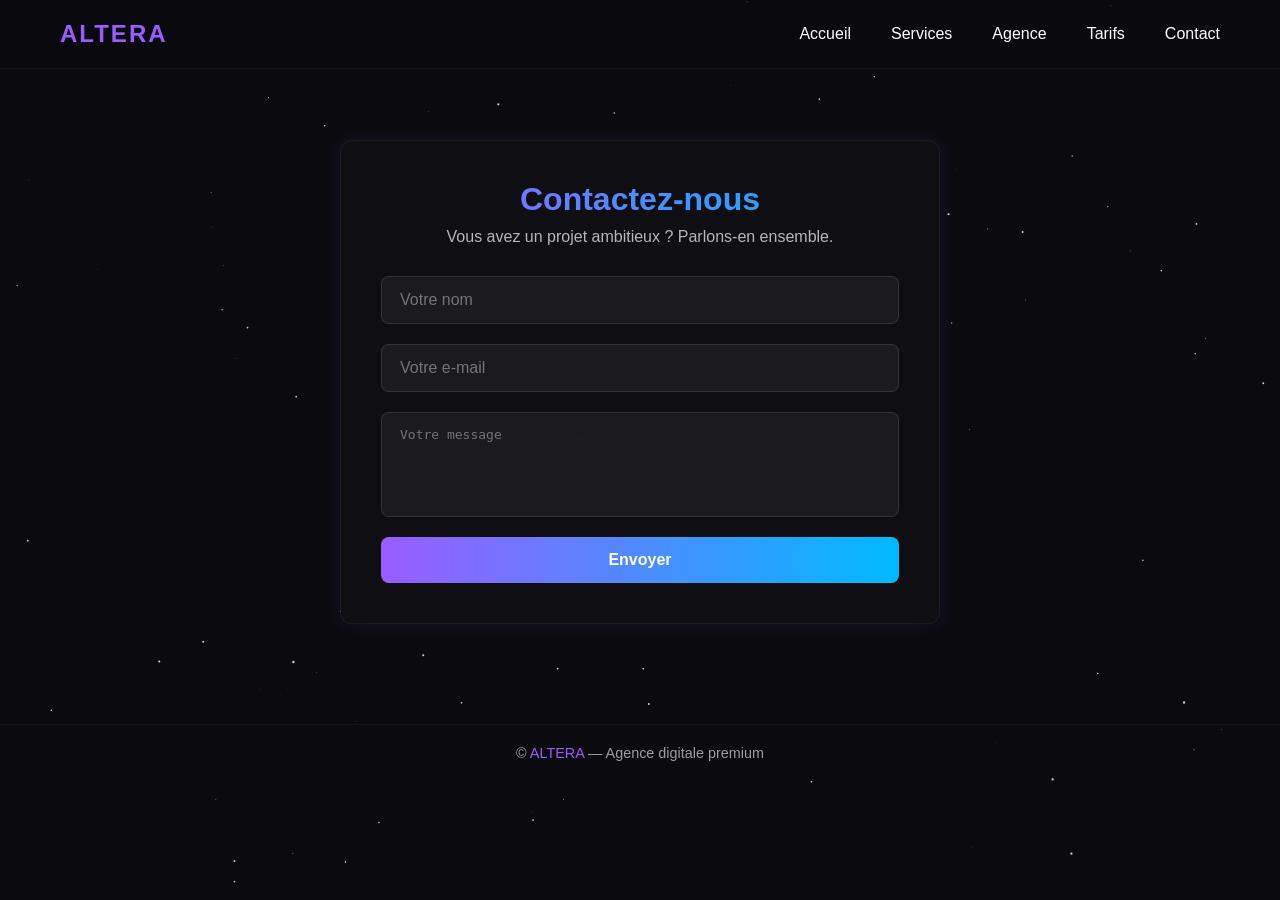
<file: contact.html>
<!DOCTYPE html>
<html lang="fr">
<head>
  <meta charset="UTF-8">
  <meta name="viewport" content="width=device-width, initial-scale=1.0">
  <meta name="description" content="Contactez ALTERA, l’agence digitale premium en avance sur son temps.">
  <title>Contact — ALTERA</title>
  <style>
    /* ------------------------------
       VARIABLES & BASE
    ------------------------------ */
    :root {
      --noir: #0b0b0f;
      --blanc: #ffffff;
      --violet: #9b5cff;
      --bleu: #00baff;
      --font: 'Poppins', sans-serif;
    }

    * {
      margin: 0;
      padding: 0;
      box-sizing: border-box;
    }

    html {
      scroll-behavior: smooth;
    }

    body {
      font-family: var(--font);
      background: var(--noir);
      color: var(--blanc);
      overflow-x: hidden;
      position: relative;
      min-height: 100vh;
    }

    canvas#background {
      position: fixed;
      top: 0;
      left: 0;
      width: 100%;
      height: 100%;
      z-index: -1;
    }

    a {
      color: var(--blanc);
      text-decoration: none;
      transition: all 0.3s ease;
    }

    a:hover {
      color: var(--violet);
    }

    /* ------------------------------
       HEADER
    ------------------------------ */
    header {
      position: fixed;
      top: 0;
      width: 100%;
      background: rgba(11, 11, 15, 0.7);
      backdrop-filter: blur(10px);
      display: flex;
      justify-content: space-between;
      align-items: center;
      padding: 20px 60px;
      z-index: 100;
      border-bottom: 1px solid rgba(255,255,255,0.05);
    }

    .logo {
      font-size: 1.5em;
      font-weight: 700;
      letter-spacing: 2px;
      color: var(--violet);
    }

    nav ul {
      display: flex;
      gap: 40px;
      list-style: none;
    }

    nav a {
      position: relative;
      font-weight: 500;
    }

    nav a::after {
      content: '';
      position: absolute;
      left: 0;
      bottom: -5px;
      width: 0%;
      height: 2px;
      background: linear-gradient(90deg, var(--violet), var(--bleu));
      transition: width 0.3s ease;
    }

    nav a:hover::after {
      width: 100%;
    }

    /* ------------------------------
       CONTACT SECTION
    ------------------------------ */
    main {
      padding-top: 140px;
      display: flex;
      flex-direction: column;
      align-items: center;
      text-align: center;
      padding-bottom: 100px;
    }

    .contact-container {
      max-width: 600px;
      width: 90%;
      background: rgba(255, 255, 255, 0.02);
      border: 1px solid rgba(255, 255, 255, 0.05);
      border-radius: 12px;
      backdrop-filter: blur(15px);
      padding: 40px;
      box-shadow: 0 0 20px rgba(155, 92, 255, 0.1);
      transition: all 0.3s ease;
    }

    .contact-container:hover {
      box-shadow: 0 0 30px rgba(0, 186, 255, 0.15);
    }

    h1 {
      font-size: 2em;
      margin-bottom: 10px;
      background: linear-gradient(90deg, var(--violet), var(--bleu));
      -webkit-background-clip: text;
      -webkit-text-fill-color: transparent;
    }

    p.subtitle {
      font-size: 1em;
      color: rgba(255,255,255,0.7);
      margin-bottom: 30px;
    }

    form {
      display: flex;
      flex-direction: column;
      gap: 20px;
    }

    input, textarea {
      background: rgba(255,255,255,0.05);
      border: 1px solid rgba(255,255,255,0.1);
      border-radius: 8px;
      padding: 14px 18px;
      color: var(--blanc);
      font-size: 1em;
      outline: none;
      transition: all 0.3s ease;
      resize: none;
    }

    input:focus, textarea:focus {
      border-color: var(--violet);
      box-shadow: 0 0 10px rgba(155,92,255,0.3);
    }

    button {
      background: linear-gradient(90deg, var(--violet), var(--bleu));
      color: var(--blanc);
      font-weight: 600;
      padding: 14px 18px;
      border: none;
      border-radius: 8px;
      cursor: pointer;
      font-size: 1em;
      transition: transform 0.3s ease, box-shadow 0.3s ease;
    }

    button:hover {
      transform: scale(1.05);
      box-shadow: 0 0 20px rgba(0,186,255,0.3);
    }

    /* ------------------------------
       FOOTER
    ------------------------------ */
    footer {
      text-align: center;
      padding: 20px;
      border-top: 1px solid rgba(255,255,255,0.05);
      font-size: 0.9em;
      color: rgba(255,255,255,0.6);
    }

    footer span {
      color: var(--violet);
    }

    /* ------------------------------
       RESPONSIVE
    ------------------------------ */
    @media (max-width: 768px) {
      header {
        flex-direction: column;
        gap: 10px;
        padding: 20px;
      }

      nav ul {
        gap: 20px;
      }

      h1 {
        font-size: 1.6em;
      }

      .contact-container {
        padding: 25px;
      }
    }
  </style>
</head>
<body>
  <!-- Fond animé -->
  <canvas id="background"></canvas>

  <!-- HEADER GLOBAL -->
  <header>
    <div class="logo">ALTERA</div>
    <nav>
      <ul>
        <li><a href="index.html">Accueil</a></li>
        <li><a href="services.html">Services</a></li>
        <li><a href="agence.html">Agence</a></li>
        <li><a href="tarifs.html">Tarifs</a></li>
        <li><a href="contact.html">Contact</a></li>
      </ul>
    </nav>
  </header>

  <!-- SECTION CONTACT -->
  <main>
    <div class="contact-container">
      <h1>Contactez-nous</h1>
      <p class="subtitle">Vous avez un projet ambitieux ? Parlons-en ensemble.</p>
      <form autocomplete="off">
        <input type="text" name="name" placeholder="Votre nom" required>
        <input type="email" name="email" placeholder="Votre e-mail" required>
        <textarea name="message" rows="5" placeholder="Votre message" required></textarea>
        <button type="submit">Envoyer</button>
      </form>
    </div>
  </main>

  <!-- FOOTER GLOBAL -->
  <footer>
    © <span>ALTERA</span> — Agence digitale premium
  </footer>

  <!-- SCRIPT ANIMATION FOND -->
  <script>
    const canvas = document.getElementById('background');
    const ctx = canvas.getContext('2d');

    let stars = [];
    let shootingStars = [];
    let w, h;

    function resizeCanvas() {
      w = canvas.width = window.innerWidth;
      h = canvas.height = window.innerHeight;
    }

    window.addEventListener('resize', resizeCanvas);
    resizeCanvas();

    for (let i = 0; i < 120; i++) {
      stars.push({
        x: Math.random() * w,
        y: Math.random() * h,
        r: Math.random() * 1.2,
        d: Math.random() * 0.2
      });
    }

    function drawStars() {
      ctx.clearRect(0, 0, w, h);
      ctx.fillStyle = "rgba(255,255,255,0.8)";
      ctx.beginPath();
      for (let i = 0; i < stars.length; i++) {
        const s = stars[i];
        ctx.moveTo(s.x, s.y);
        ctx.arc(s.x, s.y, s.r, 0, Math.PI * 2, true);
      }
      ctx.fill();
      moveStars();
      handleShootingStars();
    }

    function moveStars() {
      for (let i = 0; i < stars.length; i++) {
        const s = stars[i];
        s.y += s.d;
        if (s.y > h) {
          s.y = 0;
          s.x = Math.random() * w;
        }
      }
    }

    function createShootingStar() {
      const s = {
        x: Math.random() * w,
        y: 0,
        length: Math.random() * 80 + 50,
        speed: Math.random() * 10 + 6,
        angle: Math.PI / 4,
        opacity: 1
      };
      shootingStars.push(s);
    }

    function handleShootingStars() {
      for (let i = 0; i < shootingStars.length; i++) {
        const s = shootingStars[i];
        ctx.beginPath();
        ctx.moveTo(s.x, s.y);
        ctx.lineTo(s.x - s.length * Math.cos(s.angle), s.y - s.length * Math.sin(s.angle));
        ctx.strokeStyle = `rgba(155,92,255,${s.opacity})`;
        ctx.lineWidth = 2;
        ctx.stroke();
        s.x += s.speed * Math.cos(s.angle);
        s.y += s.speed * Math.sin(s.angle);
        s.opacity -= 0.01;
      }
      shootingStars = shootingStars.filter(s => s.opacity > 0);
      if (Math.random() < 0.01) createShootingStar();
    }

    function animate() {
      drawStars();
      requestAnimationFrame(animate);
    }

    animate();
  </script>
</body>
</html>
</file>
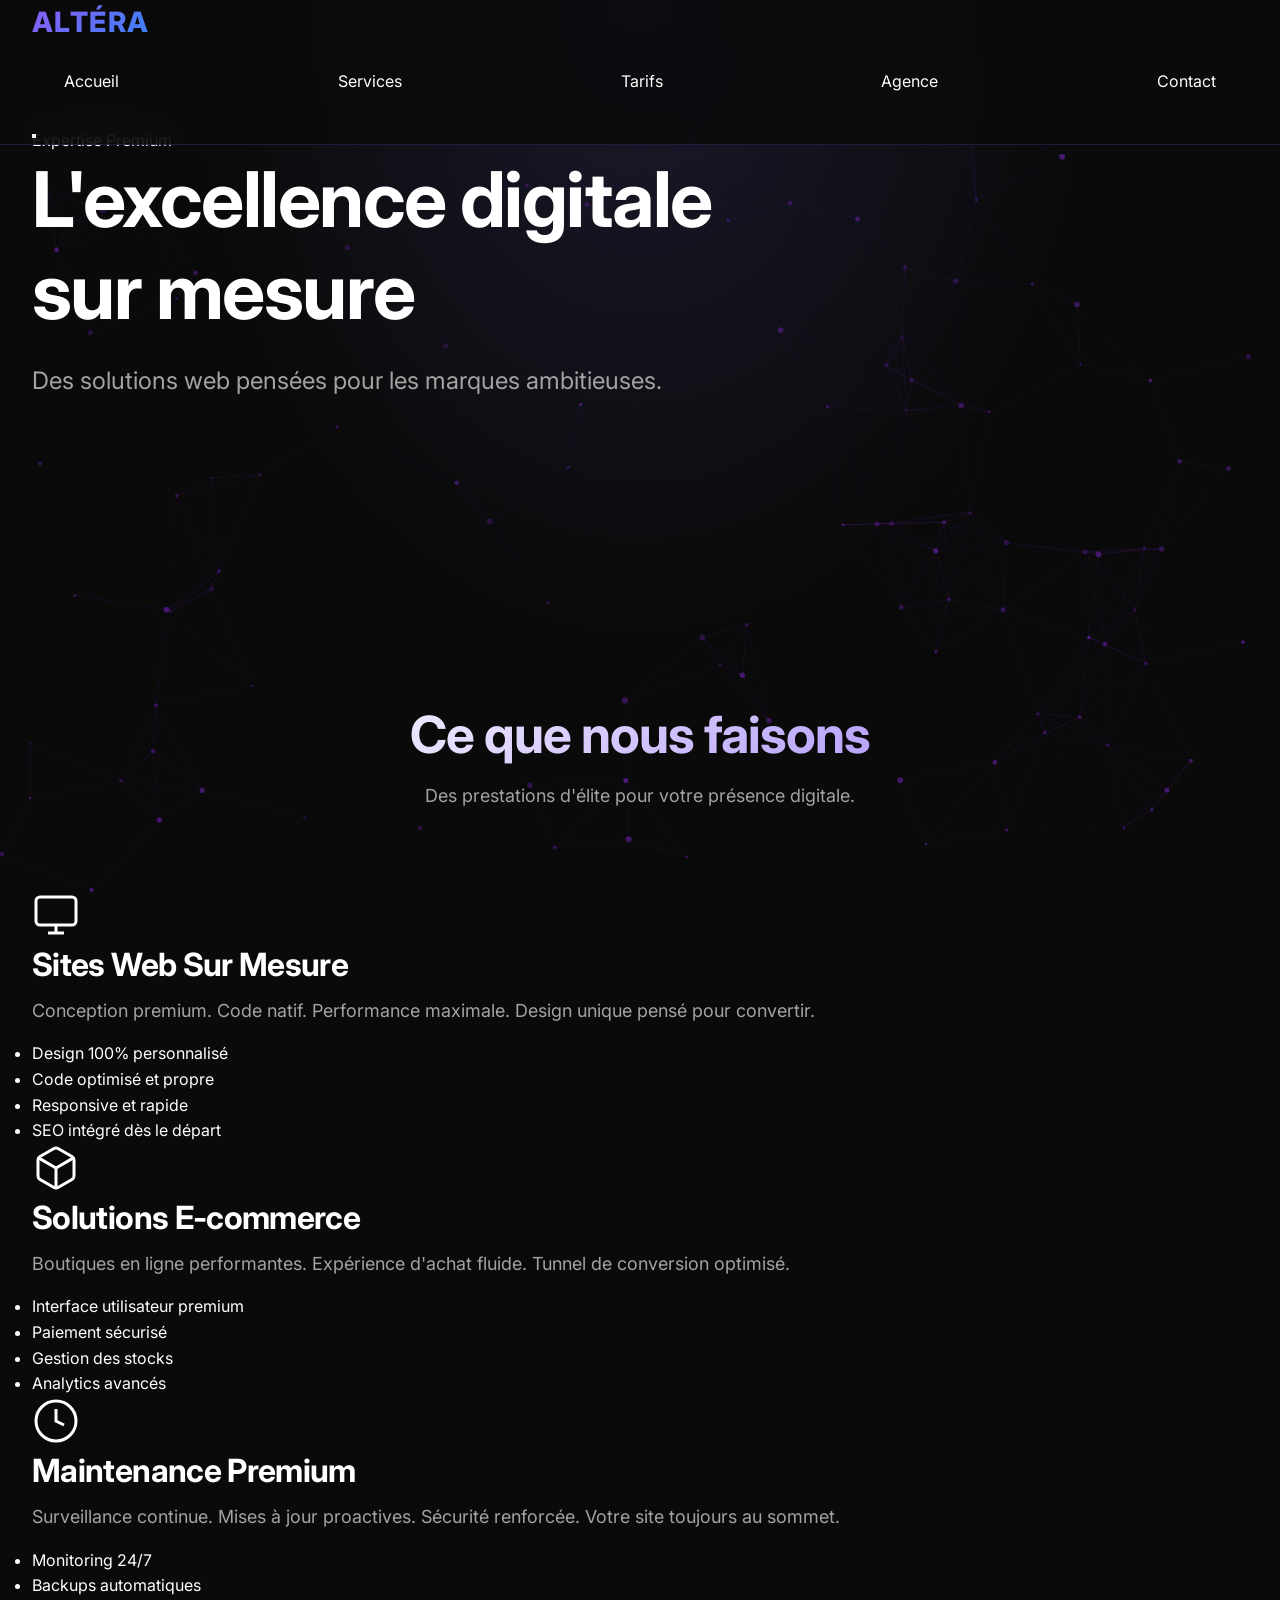
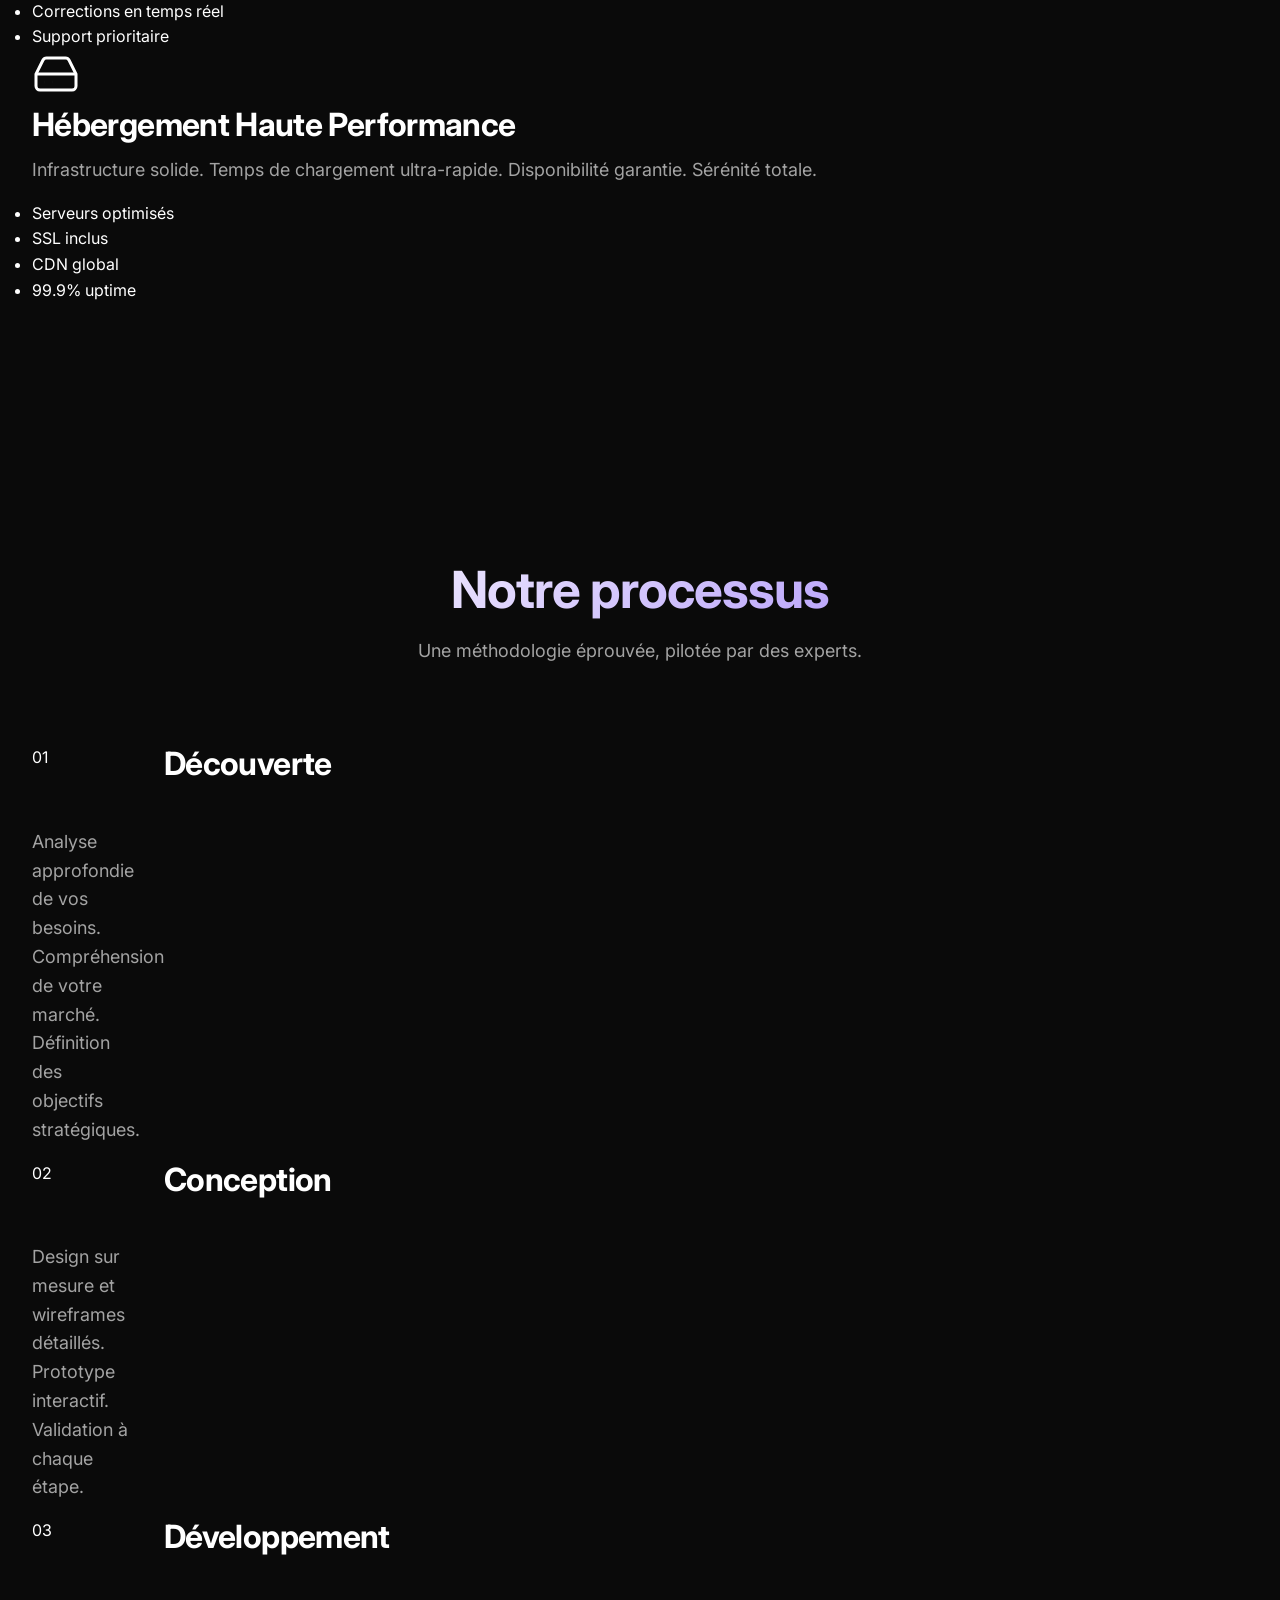
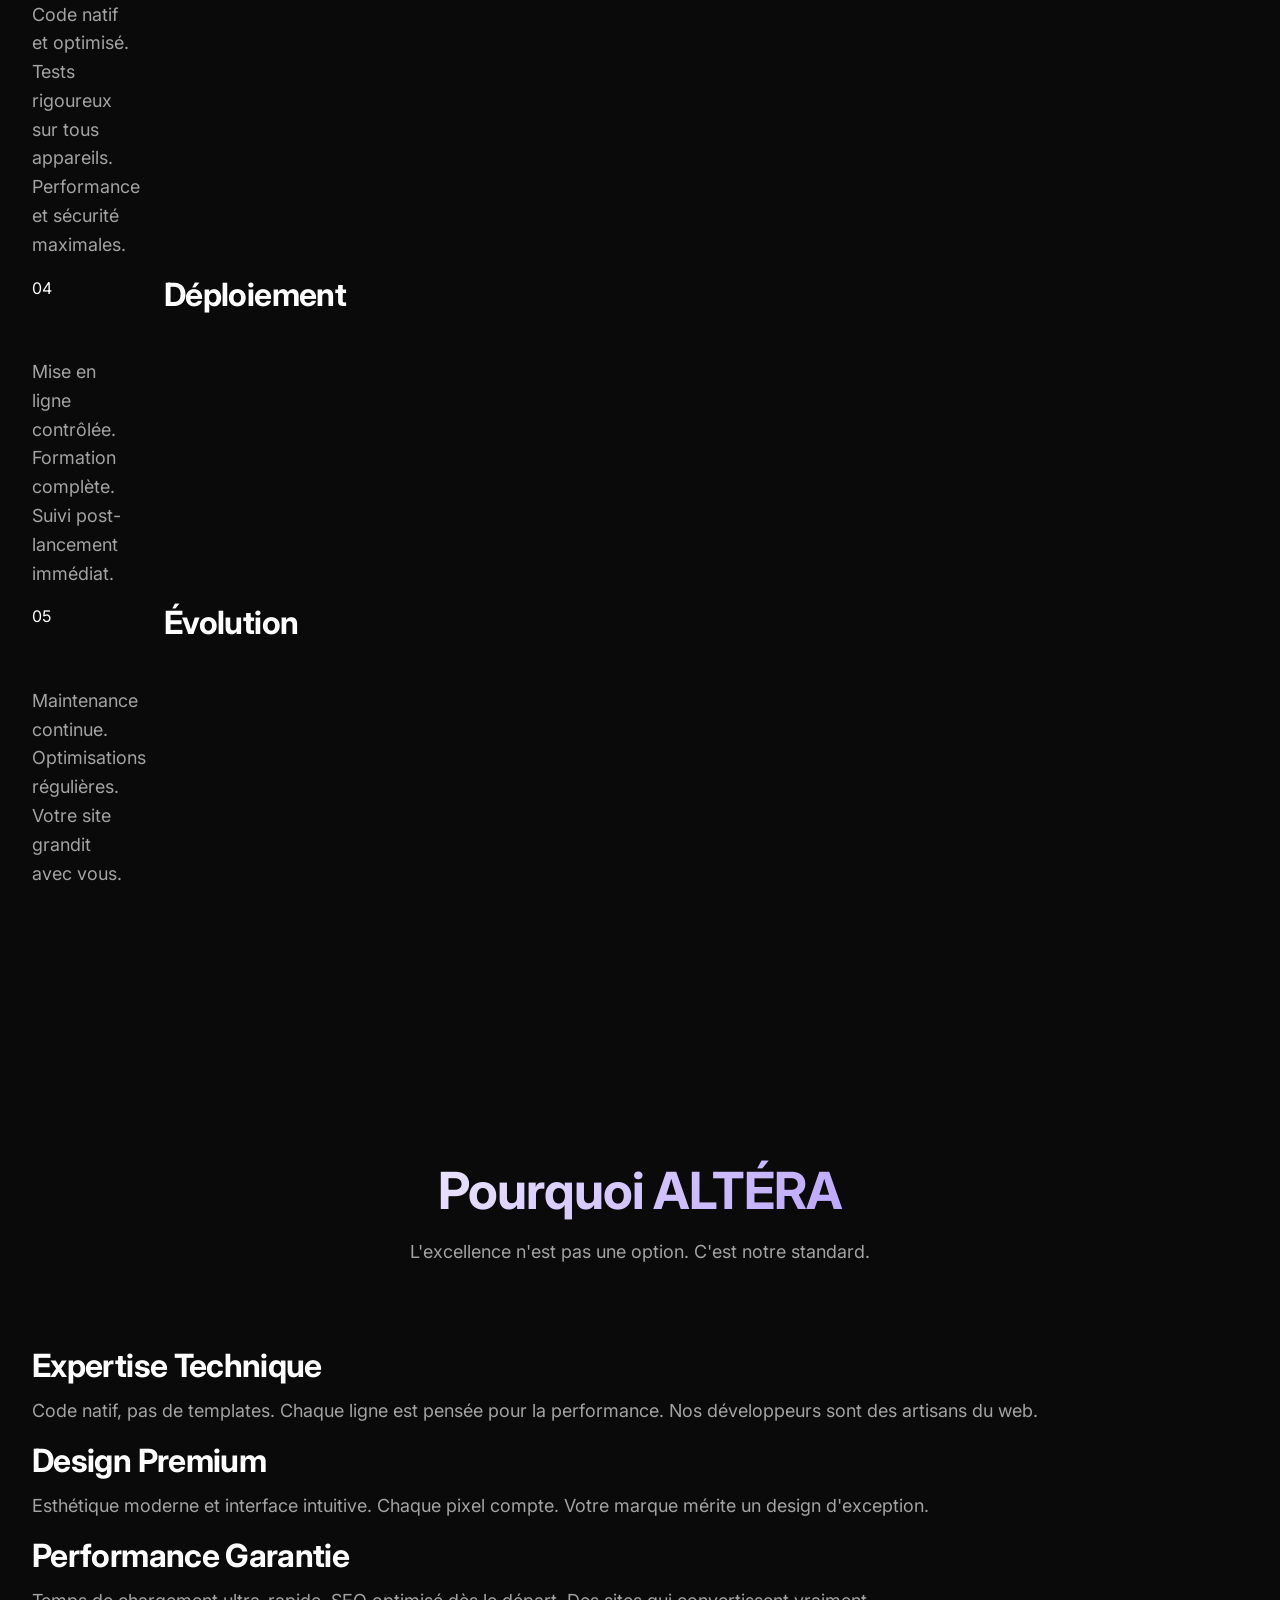
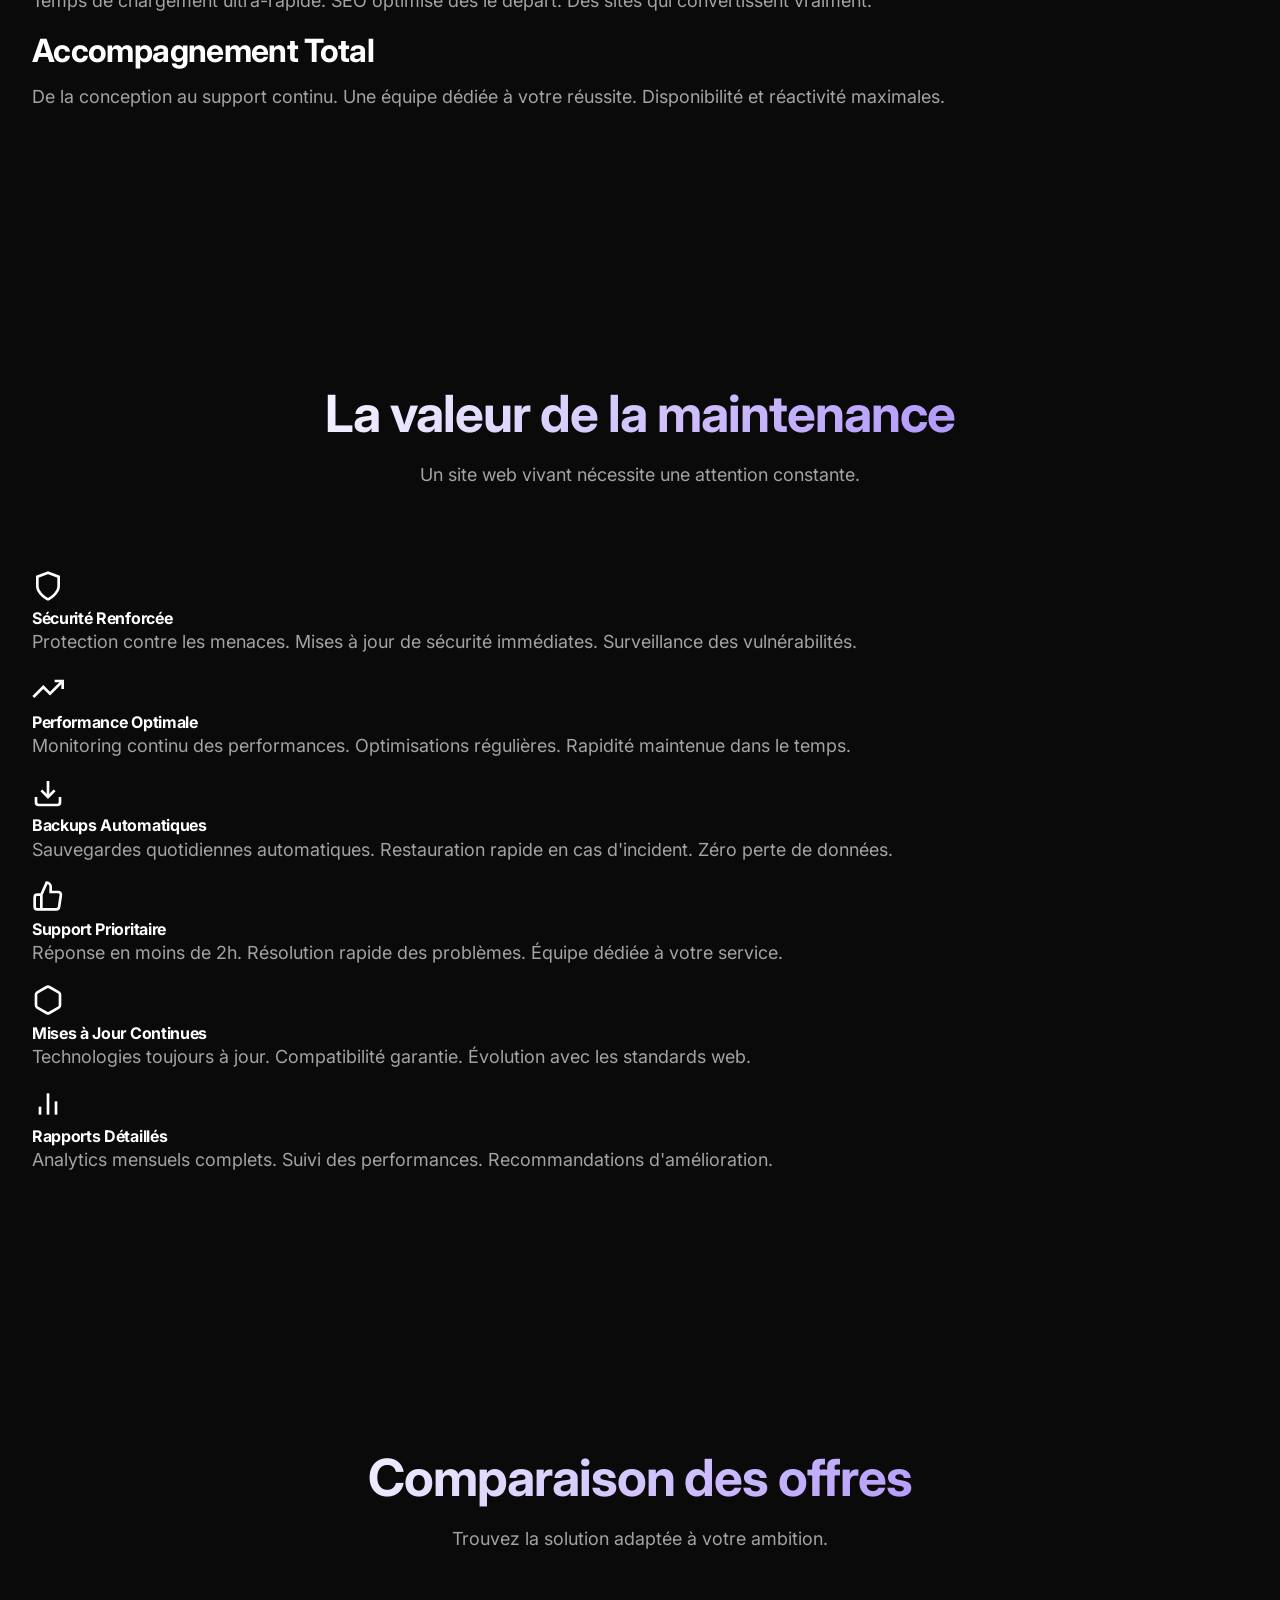
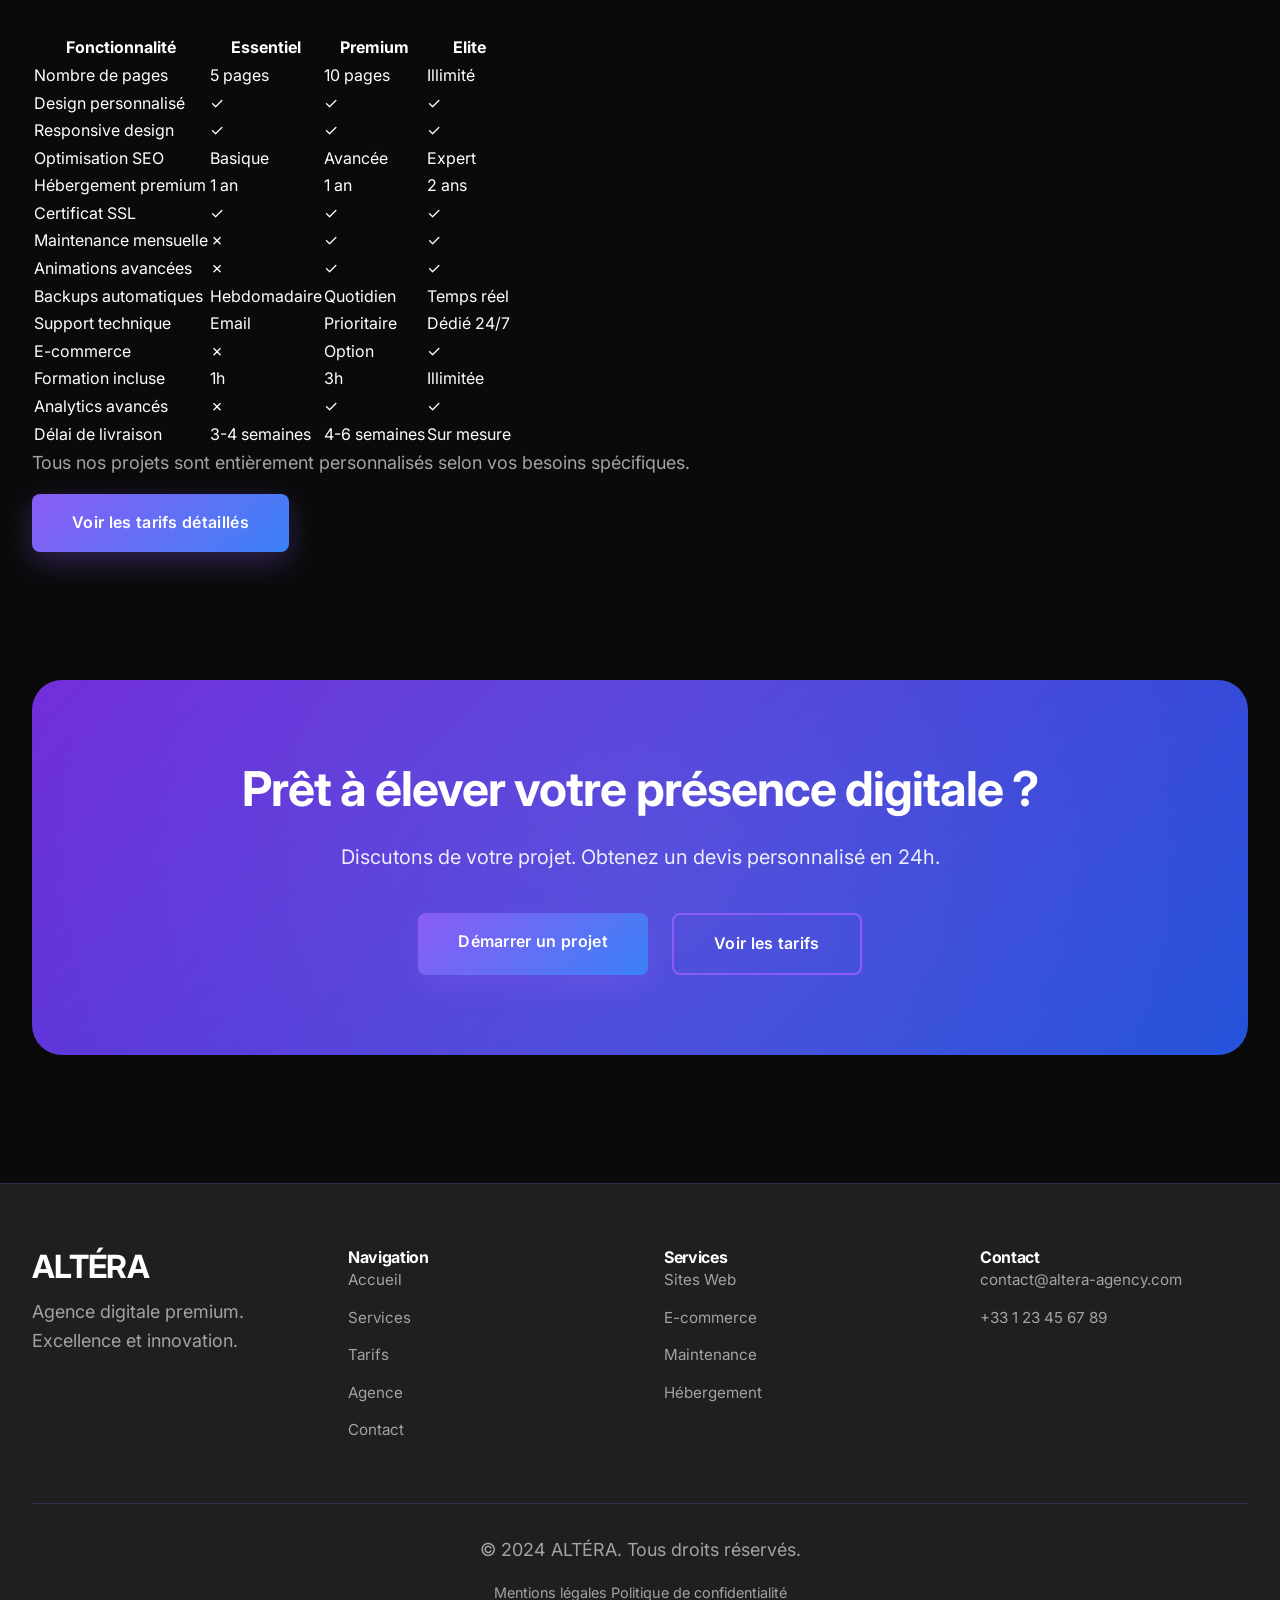
<file: services.html>
<!DOCTYPE html>
<html lang="fr">
<head>
    <meta charset="UTF-8">
    <meta name="viewport" content="width=device-width, initial-scale=1.0">
    <meta name="description" content="ALTÉRA - Services digitaux premium. Création de sites web sur mesure, maintenance d'excellence et solutions digitales haut de gamme.">
    <title>Services Premium | ALTÉRA - Agence Digitale</title>
    <link rel="stylesheet" href="style.css">
    <link rel="preconnect" href="https://fonts.googleapis.com">
    <link rel="preconnect" href="https://fonts.gstatic.com" crossorigin>
    <link href="https://fonts.googleapis.com/css2?family=Inter:wght@300;400;500;600;700&display=swap" rel="stylesheet">
</head>
<body>
    <canvas id="background"></canvas>

    <header class="header">
        <div class="container">
            <div class="header-content">
                <a href="index.html" class="logo">ALTÉRA</a>
                <nav class="nav">
                    <a href="index.html" class="nav-link">Accueil</a>
                    <a href="services.html" class="nav-link active">Services</a>
                    <a href="tarifs.html" class="nav-link">Tarifs</a>
                    <a href="agence.html" class="nav-link">Agence</a>
                    <a href="contact.html" class="nav-link nav-cta">Contact</a>
                </nav>
                <button class="burger" aria-label="Menu">
                    <span></span>
                    <span></span>
                    <span></span>
                </button>
            </div>
        </div>
    </header>

    <main>
        <section class="hero-secondary">
            <div class="container">
                <div class="hero-secondary-content">
                    <span class="label">Expertise Premium</span>
                    <h1 class="hero-title">
                        L'excellence digitale<br>
                        <span class="gradient-text">sur mesure</span>
                    </h1>
                    <p class="hero-subtitle">
                        Des solutions web pensées pour les marques ambitieuses.
                    </p>
                </div>
            </div>
        </section>

        <section class="services-grid">
            <div class="container">
                <div class="section-header">
                    <h2 class="section-title">Ce que nous faisons</h2>
                    <p class="section-subtitle">Des prestations d'élite pour votre présence digitale.</p>
                </div>

                <div class="grid-3">
                    <article class="service-card">
                        <div class="service-icon">
                            <svg width="48" height="48" viewBox="0 0 24 24" fill="none" stroke="currentColor" stroke-width="1.5">
                                <rect x="2" y="3" width="20" height="14" rx="2"></rect>
                                <line x1="8" y1="21" x2="16" y2="21"></line>
                                <line x1="12" y1="17" x2="12" y2="21"></line>
                            </svg>
                        </div>
                        <h3 class="service-card-title">Sites Web Sur Mesure</h3>
                        <p class="service-card-text">
                            Conception premium. Code natif. Performance maximale. Design unique pensé pour convertir.
                        </p>
                        <ul class="service-features">
                            <li>Design 100% personnalisé</li>
                            <li>Code optimisé et propre</li>
                            <li>Responsive et rapide</li>
                            <li>SEO intégré dès le départ</li>
                        </ul>
                    </article>

                    <article class="service-card">
                        <div class="service-icon">
                            <svg width="48" height="48" viewBox="0 0 24 24" fill="none" stroke="currentColor" stroke-width="1.5">
                                <path d="M21 16V8a2 2 0 0 0-1-1.73l-7-4a2 2 0 0 0-2 0l-7 4A2 2 0 0 0 3 8v8a2 2 0 0 0 1 1.73l7 4a2 2 0 0 0 2 0l7-4A2 2 0 0 0 21 16z"></path>
                                <polyline points="3.27 6.96 12 12.01 20.73 6.96"></polyline>
                                <line x1="12" y1="22.08" x2="12" y2="12"></line>
                            </svg>
                        </div>
                        <h3 class="service-card-title">Solutions E-commerce</h3>
                        <p class="service-card-text">
                            Boutiques en ligne performantes. Expérience d'achat fluide. Tunnel de conversion optimisé.
                        </p>
                        <ul class="service-features">
                            <li>Interface utilisateur premium</li>
                            <li>Paiement sécurisé</li>
                            <li>Gestion des stocks</li>
                            <li>Analytics avancés</li>
                        </ul>
                    </article>

                    <article class="service-card">
                        <div class="service-icon">
                            <svg width="48" height="48" viewBox="0 0 24 24" fill="none" stroke="currentColor" stroke-width="1.5">
                                <circle cx="12" cy="12" r="10"></circle>
                                <polyline points="12 6 12 12 16 14"></polyline>
                            </svg>
                        </div>
                        <h3 class="service-card-title">Maintenance Premium</h3>
                        <p class="service-card-text">
                            Surveillance continue. Mises à jour proactives. Sécurité renforcée. Votre site toujours au sommet.
                        </p>
                        <ul class="service-features">
                            <li>Monitoring 24/7</li>
                            <li>Backups automatiques</li>
                            <li>Corrections en temps réel</li>
                            <li>Support prioritaire</li>
                        </ul>
                    </article>

                    <article class="service-card">
                        <div class="service-icon">
                            <svg width="48" height="48" viewBox="0 0 24 24" fill="none" stroke="currentColor" stroke-width="1.5">
                                <line x1="22" y1="12" x2="2" y2="12"></line>
                                <path d="M5.45 5.11L2 12v6a2 2 0 0 0 2 2h16a2 2 0 0 0 2-2v-6l-3.45-6.89A2 2 0 0 0 16.76 4H7.24a2 2 0 0 0-1.79 1.11z"></path>
                                <line x1="6" y1="16" x2="6.01" y2="16"></line>
                                <line x1="10" y1="16" x2="10.01" y2="16"></line>
                            </svg>
                        </div>
                        <h3 class="service-card-title">Hébergement Haute Performance</h3>
                        <p class="service-card-text">
                            Infrastructure solide. Temps de chargement ultra-rapide. Disponibilité garantie. Sérénité totale.
                        </p>
                        <ul class="service-features">
                            <li>Serveurs optimisés</li>
                            <li>SSL inclus</li>
                            <li>CDN global</li>
                            <li>99.9% uptime</li>
                        </ul>
                    </article>
                </div>
            </div>
        </section>

        <section class="process-section">
            <div class="container">
                <div class="section-header">
                    <h2 class="section-title">Notre processus</h2>
                    <p class="section-subtitle">Une méthodologie éprouvée, pilotée par des experts.</p>
                </div>

                <div class="process-timeline">
                    <div class="process-step">
                        <div class="process-number">01</div>
                        <h3 class="process-title">Découverte</h3>
                        <p class="process-text">
                            Analyse approfondie de vos besoins. Compréhension de votre marché. Définition des objectifs stratégiques.
                        </p>
                    </div>

                    <div class="process-step">
                        <div class="process-number">02</div>
                        <h3 class="process-title">Conception</h3>
                        <p class="process-text">
                            Design sur mesure et wireframes détaillés. Prototype interactif. Validation à chaque étape.
                        </p>
                    </div>

                    <div class="process-step">
                        <div class="process-number">03</div>
                        <h3 class="process-title">Développement</h3>
                        <p class="process-text">
                            Code natif et optimisé. Tests rigoureux sur tous appareils. Performance et sécurité maximales.
                        </p>
                    </div>

                    <div class="process-step">
                        <div class="process-number">04</div>
                        <h3 class="process-title">Déploiement</h3>
                        <p class="process-text">
                            Mise en ligne contrôlée. Formation complète. Suivi post-lancement immédiat.
                        </p>
                    </div>

                    <div class="process-step">
                        <div class="process-number">05</div>
                        <h3 class="process-title">Évolution</h3>
                        <p class="process-text">
                            Maintenance continue. Optimisations régulières. Votre site grandit avec vous.
                        </p>
                    </div>
                </div>
            </div>
        </section>

        <section class="why-section">
            <div class="container">
                <div class="section-header">
                    <h2 class="section-title">Pourquoi ALTÉRA</h2>
                    <p class="section-subtitle">L'excellence n'est pas une option. C'est notre standard.</p>
                </div>

                <div class="grid-2">
                    <div class="why-card">
                        <h3 class="why-title">Expertise Technique</h3>
                        <p class="why-text">
                            Code natif, pas de templates. Chaque ligne est pensée pour la performance. Nos développeurs sont des artisans du web.
                        </p>
                    </div>

                    <div class="why-card">
                        <h3 class="why-title">Design Premium</h3>
                        <p class="why-text">
                            Esthétique moderne et interface intuitive. Chaque pixel compte. Votre marque mérite un design d'exception.
                        </p>
                    </div>

                    <div class="why-card">
                        <h3 class="why-title">Performance Garantie</h3>
                        <p class="why-text">
                            Temps de chargement ultra-rapide. SEO optimisé dès le départ. Des sites qui convertissent vraiment.
                        </p>
                    </div>

                    <div class="why-card">
                        <h3 class="why-title">Accompagnement Total</h3>
                        <p class="why-text">
                            De la conception au support continu. Une équipe dédiée à votre réussite. Disponibilité et réactivité maximales.
                        </p>
                    </div>
                </div>
            </div>
        </section>

        <section class="maintenance-value">
            <div class="container">
                <div class="section-header">
                    <h2 class="section-title">La valeur de la maintenance</h2>
                    <p class="section-subtitle">Un site web vivant nécessite une attention constante.</p>
                </div>

                <div class="value-grid">
                    <div class="value-item">
                        <div class="value-icon">
                            <svg width="32" height="32" viewBox="0 0 24 24" fill="none" stroke="currentColor" stroke-width="2">
                                <path d="M12 22s8-4 8-10V5l-8-3-8 3v7c0 6 8 10 8 10z"></path>
                            </svg>
                        </div>
                        <h4 class="value-title">Sécurité Renforcée</h4>
                        <p class="value-description">Protection contre les menaces. Mises à jour de sécurité immédiates. Surveillance des vulnérabilités.</p>
                    </div>

                    <div class="value-item">
                        <div class="value-icon">
                            <svg width="32" height="32" viewBox="0 0 24 24" fill="none" stroke="currentColor" stroke-width="2">
                                <polyline points="23 6 13.5 15.5 8.5 10.5 1 18"></polyline>
                                <polyline points="17 6 23 6 23 12"></polyline>
                            </svg>
                        </div>
                        <h4 class="value-title">Performance Optimale</h4>
                        <p class="value-description">Monitoring continu des performances. Optimisations régulières. Rapidité maintenue dans le temps.</p>
                    </div>

                    <div class="value-item">
                        <div class="value-icon">
                            <svg width="32" height="32" viewBox="0 0 24 24" fill="none" stroke="currentColor" stroke-width="2">
                                <path d="M21 15v4a2 2 0 0 1-2 2H5a2 2 0 0 1-2-2v-4"></path>
                                <polyline points="7 10 12 15 17 10"></polyline>
                                <line x1="12" y1="15" x2="12" y2="3"></line>
                            </svg>
                        </div>
                        <h4 class="value-title">Backups Automatiques</h4>
                        <p class="value-description">Sauvegardes quotidiennes automatiques. Restauration rapide en cas d'incident. Zéro perte de données.</p>
                    </div>

                    <div class="value-item">
                        <div class="value-icon">
                            <svg width="32" height="32" viewBox="0 0 24 24" fill="none" stroke="currentColor" stroke-width="2">
                                <path d="M14 9V5a3 3 0 0 0-3-3l-4 9v11h11.28a2 2 0 0 0 2-1.7l1.38-9a2 2 0 0 0-2-2.3zM7 22H4a2 2 0 0 1-2-2v-7a2 2 0 0 1 2-2h3"></path>
                            </svg>
                        </div>
                        <h4 class="value-title">Support Prioritaire</h4>
                        <p class="value-description">Réponse en moins de 2h. Résolution rapide des problèmes. Équipe dédiée à votre service.</p>
                    </div>

                    <div class="value-item">
                        <div class="value-icon">
                            <svg width="32" height="32" viewBox="0 0 24 24" fill="none" stroke="currentColor" stroke-width="2">
                                <path d="M21 16V8a2 2 0 0 0-1-1.73l-7-4a2 2 0 0 0-2 0l-7 4A2 2 0 0 0 3 8v8a2 2 0 0 0 1 1.73l7 4a2 2 0 0 0 2 0l7-4A2 2 0 0 0 21 16z"></path>
                            </svg>
                        </div>
                        <h4 class="value-title">Mises à Jour Continues</h4>
                        <p class="value-description">Technologies toujours à jour. Compatibilité garantie. Évolution avec les standards web.</p>
                    </div>

                    <div class="value-item">
                        <div class="value-icon">
                            <svg width="32" height="32" viewBox="0 0 24 24" fill="none" stroke="currentColor" stroke-width="2">
                                <path d="M18 20V10"></path>
                                <path d="M12 20V4"></path>
                                <path d="M6 20v-6"></path>
                            </svg>
                        </div>
                        <h4 class="value-title">Rapports Détaillés</h4>
                        <p class="value-description">Analytics mensuels complets. Suivi des performances. Recommandations d'amélioration.</p>
                    </div>
                </div>
            </div>
        </section>

        <section class="offers-comparison">
            <div class="container">
                <div class="section-header">
                    <h2 class="section-title">Comparaison des offres</h2>
                    <p class="section-subtitle">Trouvez la solution adaptée à votre ambition.</p>
                </div>

                <div class="comparison-table-wrapper">
                    <table class="comparison-table">
                        <thead>
                            <tr>
                                <th class="feature-column">Fonctionnalité</th>
                                <th class="offer-column">Essentiel</th>
                                <th class="offer-column highlight-column">Premium</th>
                                <th class="offer-column">Elite</th>
                            </tr>
                        </thead>
                        <tbody>
                            <tr>
                                <td class="feature-name">Nombre de pages</td>
                                <td>5 pages</td>
                                <td class="highlight-cell">10 pages</td>
                                <td>Illimité</td>
                            </tr>
                            <tr>
                                <td class="feature-name">Design personnalisé</td>
                                <td>
                                    <span class="check">✓</span>
                                </td>
                                <td class="highlight-cell">
                                    <span class="check">✓</span>
                                </td>
                                <td>
                                    <span class="check">✓</span>
                                </td>
                            </tr>
                            <tr>
                                <td class="feature-name">Responsive design</td>
                                <td>
                                    <span class="check">✓</span>
                                </td>
                                <td class="highlight-cell">
                                    <span class="check">✓</span>
                                </td>
                                <td>
                                    <span class="check">✓</span>
                                </td>
                            </tr>
                            <tr>
                                <td class="feature-name">Optimisation SEO</td>
                                <td>Basique</td>
                                <td class="highlight-cell">Avancée</td>
                                <td>Expert</td>
                            </tr>
                            <tr>
                                <td class="feature-name">Hébergement premium</td>
                                <td>1 an</td>
                                <td class="highlight-cell">1 an</td>
                                <td>2 ans</td>
                            </tr>
                            <tr>
                                <td class="feature-name">Certificat SSL</td>
                                <td>
                                    <span class="check">✓</span>
                                </td>
                                <td class="highlight-cell">
                                    <span class="check">✓</span>
                                </td>
                                <td>
                                    <span class="check">✓</span>
                                </td>
                            </tr>
                            <tr>
                                <td class="feature-name">Maintenance mensuelle</td>
                                <td>
                                    <span class="cross">✗</span>
                                </td>
                                <td class="highlight-cell">
                                    <span class="check">✓</span>
                                </td>
                                <td>
                                    <span class="check">✓</span>
                                </td>
                            </tr>
                            <tr>
                                <td class="feature-name">Animations avancées</td>
                                <td>
                                    <span class="cross">✗</span>
                                </td>
                                <td class="highlight-cell">
                                    <span class="check">✓</span>
                                </td>
                                <td>
                                    <span class="check">✓</span>
                                </td>
                            </tr>
                            <tr>
                                <td class="feature-name">Backups automatiques</td>
                                <td>Hebdomadaire</td>
                                <td class="highlight-cell">Quotidien</td>
                                <td>Temps réel</td>
                            </tr>
                            <tr>
                                <td class="feature-name">Support technique</td>
                                <td>Email</td>
                                <td class="highlight-cell">Prioritaire</td>
                                <td>Dédié 24/7</td>
                            </tr>
                            <tr>
                                <td class="feature-name">E-commerce</td>
                                <td>
                                    <span class="cross">✗</span>
                                </td>
                                <td class="highlight-cell">Option</td>
                                <td>
                                    <span class="check">✓</span>
                                </td>
                            </tr>
                            <tr>
                                <td class="feature-name">Formation incluse</td>
                                <td>1h</td>
                                <td class="highlight-cell">3h</td>
                                <td>Illimitée</td>
                            </tr>
                            <tr>
                                <td class="feature-name">Analytics avancés</td>
                                <td>
                                    <span class="cross">✗</span>
                                </td>
                                <td class="highlight-cell">
                                    <span class="check">✓</span>
                                </td>
                                <td>
                                    <span class="check">✓</span>
                                </td>
                            </tr>
                            <tr>
                                <td class="feature-name">Délai de livraison</td>
                                <td>3-4 semaines</td>
                                <td class="highlight-cell">4-6 semaines</td>
                                <td>Sur mesure</td>
                            </tr>
                        </tbody>
                    </table>
                </div>

                <div class="comparison-cta">
                    <p class="comparison-note">Tous nos projets sont entièrement personnalisés selon vos besoins spécifiques.</p>
                    <a href="tarifs.html" class="btn btn-primary">Voir les tarifs détaillés</a>
                </div>
            </div>
        </section>

        <section class="cta-section">
            <div class="container">
                <div class="cta-content">
                    <h2 class="cta-title">Prêt à élever votre présence digitale ?</h2>
                    <p class="cta-text">
                        Discutons de votre projet. Obtenez un devis personnalisé en 24h.
                    </p>
                    <div class="cta-buttons">
                        <a href="contact.html" class="btn btn-primary">Démarrer un projet</a>
                        <a href="tarifs.html" class="btn btn-secondary">Voir les tarifs</a>
                    </div>
                </div>
            </div>
        </section>
    </main>

    <footer class="footer">
        <div class="container">
            <div class="footer-content">
                <div class="footer-column">
                    <h3 class="footer-logo">ALTÉRA</h3>
                    <p class="footer-text">
                        Agence digitale premium.<br>
                        Excellence et innovation.
                    </p>
                </div>

                <div class="footer-column">
                    <h4 class="footer-title">Navigation</h4>
                    <ul class="footer-links">
                        <li><a href="index.html">Accueil</a></li>
                        <li><a href="services.html">Services</a></li>
                        <li><a href="tarifs.html">Tarifs</a></li>
                        <li><a href="agence.html">Agence</a></li>
                        <li><a href="contact.html">Contact</a></li>
                    </ul>
                </div>

                <div class="footer-column">
                    <h4 class="footer-title">Services</h4>
                    <ul class="footer-links">
                        <li><a href="services.html">Sites Web</a></li>
                        <li><a href="services.html">E-commerce</a></li>
                        <li><a href="services.html">Maintenance</a></li>
                        <li><a href="services.html">Hébergement</a></li>
                    </ul>
                </div>

                <div class="footer-column">
                    <h4 class="footer-title">Contact</h4>
                    <ul class="footer-links">
                        <li><a href="mailto:contact@altera-agency.com">contact@altera-agency.com</a></li>
                        <li><a href="tel:+33123456789">+33 1 23 45 67 89</a></li>
                    </ul>
                </div>
            </div>

            <div class="footer-bottom">
                <p class="footer-copyright">© 2024 ALTÉRA. Tous droits réservés.</p>
                <div class="footer-legal">
                    <a href="#">Mentions légales</a>
                    <a href="#">Politique de confidentialité</a>
                </div>
            </div>
        </div>
    </footer>

    <script src="particles.js"></script>
    <script src="main.js"></script>
</body>
</html>
</file>
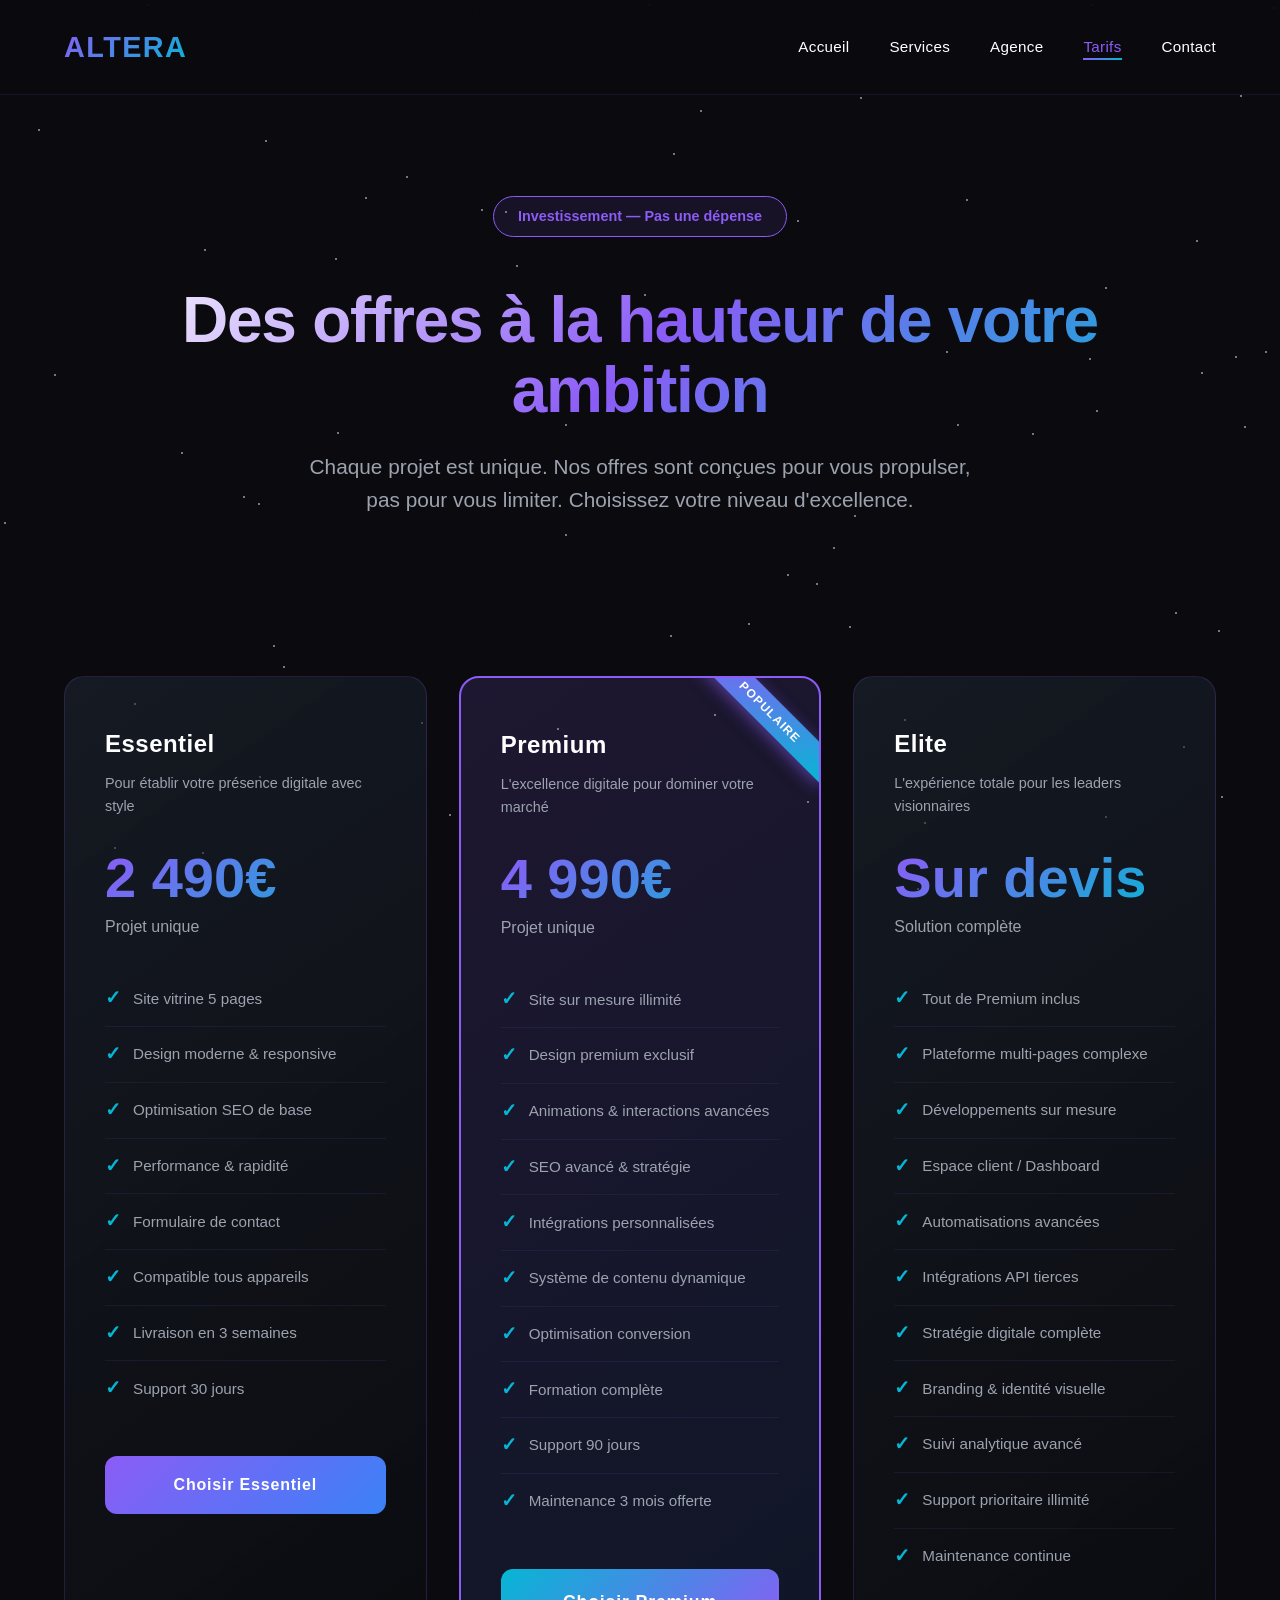
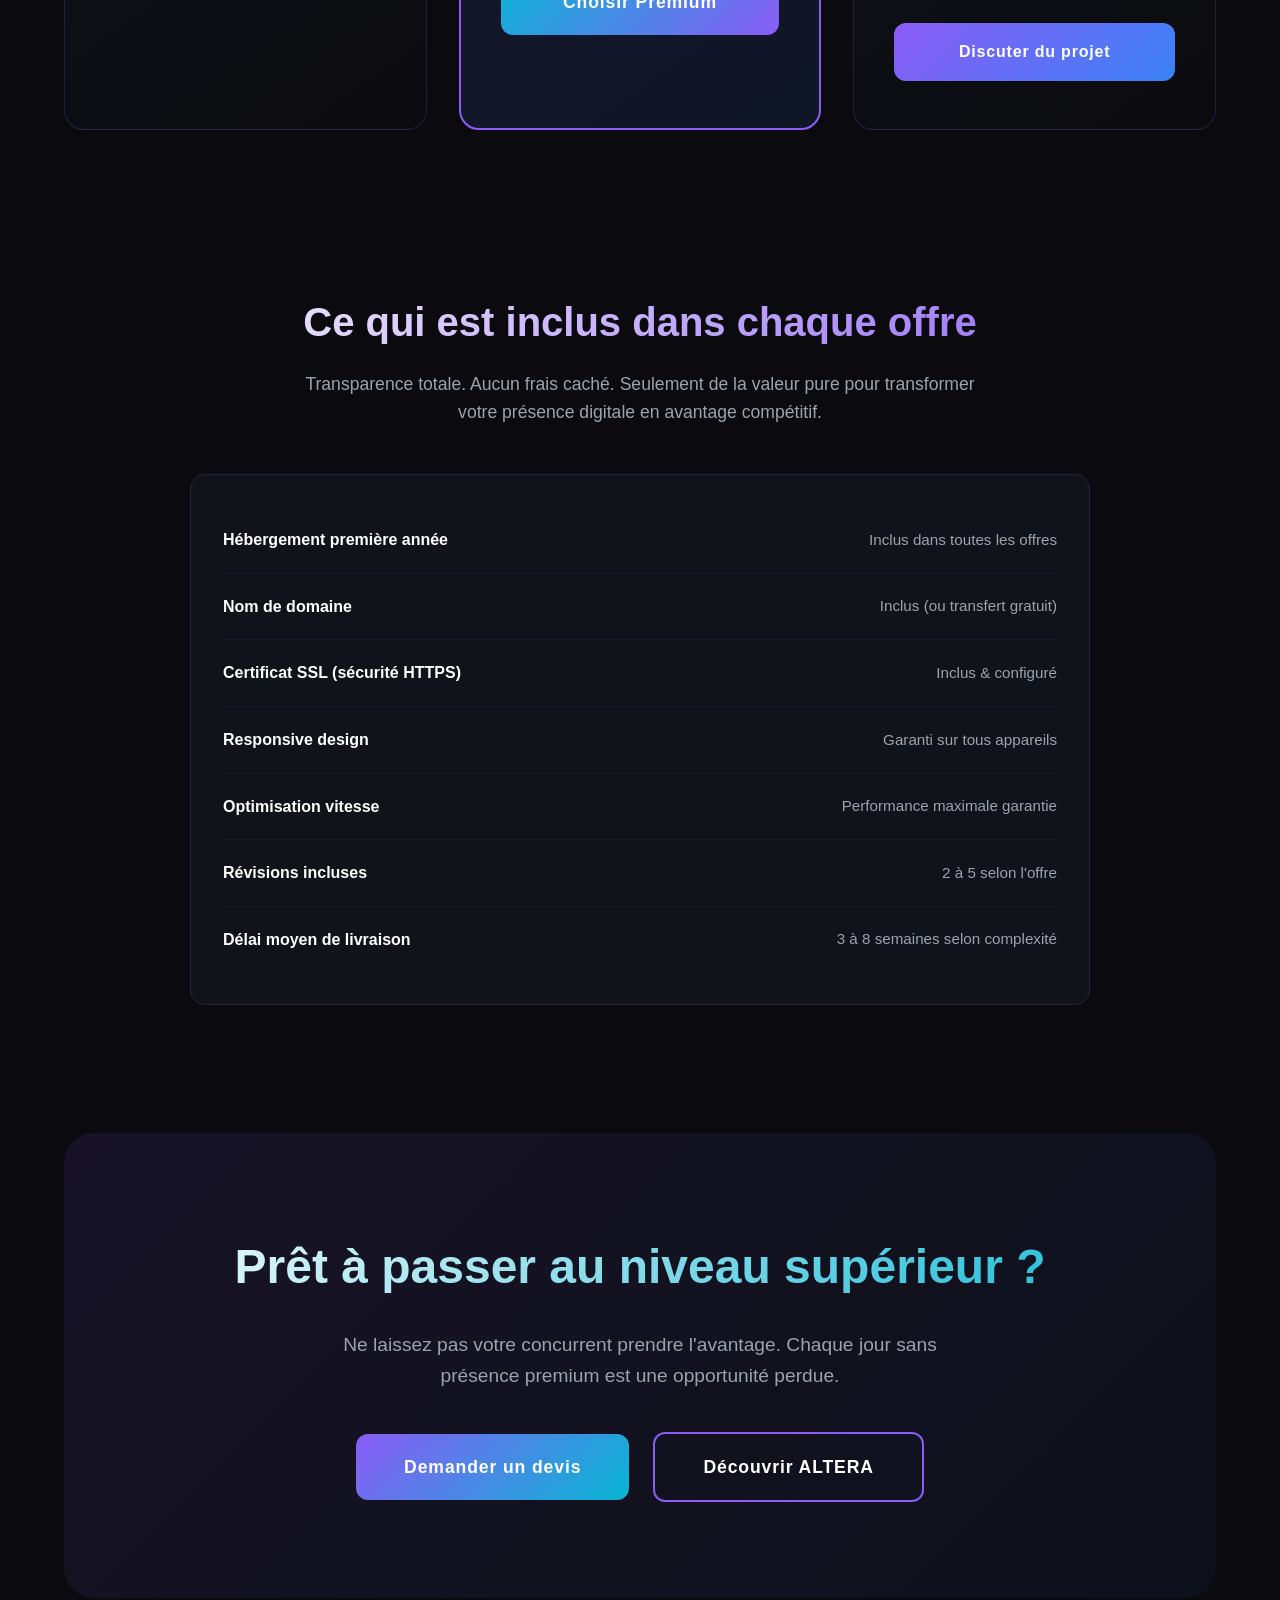
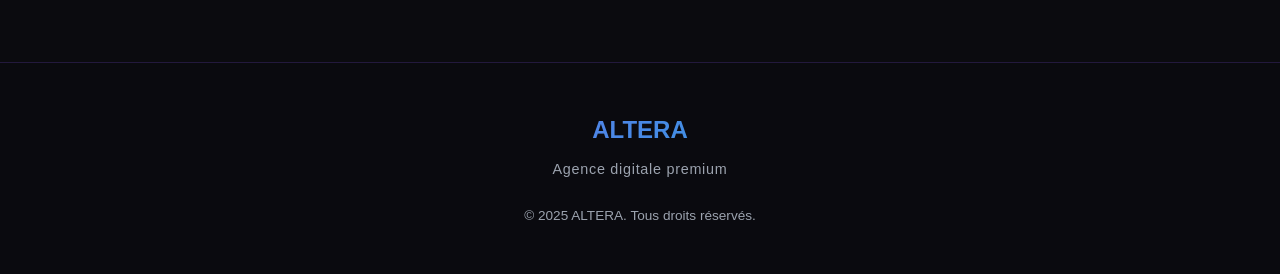
<file: tarifs.html>
<!DOCTYPE html>
<html lang="fr">
<head>
    <meta charset="UTF-8">
    <meta name="viewport" content="width=device-width, initial-scale=1.0">
    <meta name="description" content="Tarifs et offres d'ALTERA - Agence digitale premium. Sites web haut de gamme, refonte digitale et solutions sur mesure pour entreprises ambitieuses.">
    <meta name="keywords" content="tarifs site web premium, agence digitale prix, création site haut de gamme">
    <title>Tarifs — ALTERA | Agence Digitale Premium</title>
    <style>
        /* ============================================
           VARIABLES & RESET
        ============================================ */
        :root {
            --color-dark: #0b0b0f;
            --color-white: #ffffff;
            --color-violet: #8b5cf6;
            --color-blue: #3b82f6;
            --color-cyan: #06b6d4;
            --color-gray: #9ca3af;
            --color-gray-dark: #1f2937;
            --font-primary: -apple-system, BlinkMacSystemFont, 'Segoe UI', 'Inter', 'Satoshi', 'Poppins', sans-serif;
        }

        * {
            margin: 0;
            padding: 0;
            box-sizing: border-box;
        }

        html {
            scroll-behavior: smooth;
        }

        body {
            font-family: var(--font-primary);
            background-color: var(--color-dark);
            color: var(--color-white);
            overflow-x: hidden;
            line-height: 1.6;
            position: relative;
        }

        /* ============================================
           BACKGROUND ANIMÉ
        ============================================ */
        #animated-bg {
            position: fixed;
            top: 0;
            left: 0;
            width: 100%;
            height: 100%;
            z-index: 0;
            pointer-events: none;
            overflow: hidden;
        }

        .star {
            position: absolute;
            width: 2px;
            height: 2px;
            background: var(--color-white);
            border-radius: 50%;
            opacity: 0.6;
            animation: twinkle 4s infinite ease-in-out;
        }

        .shooting-star {
            position: absolute;
            width: 2px;
            height: 2px;
            background: linear-gradient(90deg, var(--color-cyan), transparent);
            border-radius: 50%;
            opacity: 0;
            animation: shoot 3s linear;
        }

        @keyframes twinkle {
            0%, 100% { opacity: 0.3; transform: scale(1); }
            50% { opacity: 1; transform: scale(1.2); }
        }

        @keyframes shoot {
            0% {
                opacity: 1;
                transform: translate(0, 0);
            }
            100% {
                opacity: 0;
                transform: translate(-300px, 300px);
            }
        }

        /* ============================================
           HEADER
        ============================================ */
        header {
            position: fixed;
            top: 0;
            left: 0;
            width: 100%;
            z-index: 1000;
            padding: 1.5rem 5%;
            background: rgba(11, 11, 15, 0.85);
            backdrop-filter: blur(10px);
            border-bottom: 1px solid rgba(139, 92, 246, 0.1);
            transition: all 0.3s ease;
        }

        .header-content {
            max-width: 1400px;
            margin: 0 auto;
            display: flex;
            justify-content: space-between;
            align-items: center;
        }

        .logo {
            font-size: 1.8rem;
            font-weight: 800;
            letter-spacing: 0.05em;
            background: linear-gradient(135deg, var(--color-violet), var(--color-cyan));
            -webkit-background-clip: text;
            -webkit-text-fill-color: transparent;
            background-clip: text;
            text-decoration: none;
            transition: all 0.3s ease;
        }

        .logo:hover {
            filter: brightness(1.2);
            letter-spacing: 0.1em;
        }

        nav ul {
            list-style: none;
            display: flex;
            gap: 2.5rem;
            align-items: center;
        }

        nav a {
            color: var(--color-white);
            text-decoration: none;
            font-weight: 500;
            font-size: 0.95rem;
            position: relative;
            transition: color 0.3s ease;
            letter-spacing: 0.02em;
        }

        nav a::after {
            content: '';
            position: absolute;
            bottom: -5px;
            left: 0;
            width: 0;
            height: 2px;
            background: linear-gradient(90deg, var(--color-violet), var(--color-cyan));
            transition: width 0.3s ease;
        }

        nav a:hover {
            color: var(--color-cyan);
        }

        nav a:hover::after {
            width: 100%;
        }

        nav a.active {
            color: var(--color-violet);
        }

        nav a.active::after {
            width: 100%;
        }

        .menu-toggle {
            display: none;
            flex-direction: column;
            gap: 5px;
            cursor: pointer;
            z-index: 1001;
        }

        .menu-toggle span {
            width: 25px;
            height: 2px;
            background: var(--color-white);
            transition: all 0.3s ease;
        }

        /* ============================================
           MAIN CONTENT
        ============================================ */
        main {
            position: relative;
            z-index: 1;
            padding-top: 100px;
        }

        .container {
            max-width: 1400px;
            margin: 0 auto;
            padding: 0 5%;
        }

        /* ============================================
           HERO SECTION TARIFS
        ============================================ */
        .hero-tarifs {
            text-align: center;
            padding: 6rem 0 4rem;
            margin-bottom: 4rem;
        }

        .hero-tarifs h1 {
            font-size: 4rem;
            font-weight: 900;
            margin-bottom: 1.5rem;
            letter-spacing: -0.02em;
            line-height: 1.1;
            background: linear-gradient(135deg, var(--color-white), var(--color-violet), var(--color-cyan));
            -webkit-background-clip: text;
            -webkit-text-fill-color: transparent;
            background-clip: text;
            animation: fadeInUp 0.8s ease;
        }

        .hero-tarifs .subtitle {
            font-size: 1.3rem;
            color: var(--color-gray);
            max-width: 700px;
            margin: 0 auto 2rem;
            line-height: 1.6;
            animation: fadeInUp 0.8s ease 0.2s backwards;
        }

        .hero-tarifs .highlight {
            display: inline-block;
            padding: 0.5rem 1.5rem;
            background: rgba(139, 92, 246, 0.1);
            border: 1px solid var(--color-violet);
            border-radius: 50px;
            font-size: 0.9rem;
            font-weight: 600;
            color: var(--color-violet);
            margin-bottom: 3rem;
            animation: fadeInUp 0.8s ease 0.4s backwards;
        }

        /* ============================================
           PRICING CARDS
        ============================================ */
        .pricing-grid {
            display: grid;
            grid-template-columns: repeat(3, 1fr);
            gap: 2rem;
            margin-bottom: 6rem;
        }

        .pricing-card {
            background: linear-gradient(145deg, rgba(31, 41, 55, 0.5), rgba(11, 11, 15, 0.8));
            border: 1px solid rgba(139, 92, 246, 0.2);
            border-radius: 20px;
            padding: 3rem 2.5rem;
            position: relative;
            transition: all 0.4s cubic-bezier(0.4, 0, 0.2, 1);
            overflow: hidden;
            animation: fadeInUp 0.8s ease;
        }

        .pricing-card::before {
            content: '';
            position: absolute;
            top: 0;
            left: 0;
            width: 100%;
            height: 100%;
            background: linear-gradient(135deg, rgba(139, 92, 246, 0.1), rgba(59, 130, 246, 0.1));
            opacity: 0;
            transition: opacity 0.4s ease;
            z-index: 0;
        }

        .pricing-card:hover::before {
            opacity: 1;
        }

        .pricing-card:hover {
            transform: translateY(-10px);
            border-color: var(--color-violet);
            box-shadow: 0 20px 60px rgba(139, 92, 246, 0.3);
        }

        .pricing-card.featured {
            background: linear-gradient(145deg, rgba(139, 92, 246, 0.15), rgba(59, 130, 246, 0.1));
            border: 2px solid var(--color-violet);
            transform: scale(1.05);
        }

        .pricing-card.featured::after {
            content: 'POPULAIRE';
            position: absolute;
            top: 20px;
            right: -35px;
            background: linear-gradient(135deg, var(--color-violet), var(--color-cyan));
            color: var(--color-white);
            padding: 5px 45px;
            font-size: 0.75rem;
            font-weight: 700;
            letter-spacing: 0.1em;
            transform: rotate(45deg);
            box-shadow: 0 4px 15px rgba(139, 92, 246, 0.5);
        }

        .card-content {
            position: relative;
            z-index: 1;
        }

        .plan-name {
            font-size: 1.5rem;
            font-weight: 700;
            margin-bottom: 0.5rem;
            color: var(--color-white);
            letter-spacing: 0.02em;
        }

        .plan-tagline {
            font-size: 0.9rem;
            color: var(--color-gray);
            margin-bottom: 2rem;
            min-height: 40px;
        }

        .price {
            font-size: 3.5rem;
            font-weight: 900;
            margin-bottom: 0.5rem;
            background: linear-gradient(135deg, var(--color-violet), var(--color-cyan));
            -webkit-background-clip: text;
            -webkit-text-fill-color: transparent;
            background-clip: text;
            line-height: 1;
        }

        .price-period {
            font-size: 1rem;
            color: var(--color-gray);
            margin-bottom: 2rem;
        }

        .features-list {
            list-style: none;
            margin-bottom: 2.5rem;
        }

        .features-list li {
            padding: 0.75rem 0;
            border-bottom: 1px solid rgba(139, 92, 246, 0.1);
            display: flex;
            align-items: center;
            gap: 0.75rem;
            font-size: 0.95rem;
            color: var(--color-gray);
        }

        .features-list li:last-child {
            border-bottom: none;
        }

        .features-list li::before {
            content: '✓';
            color: var(--color-cyan);
            font-weight: 900;
            font-size: 1.2rem;
        }

        .btn-pricing {
            display: block;
            width: 100%;
            padding: 1rem 2rem;
            background: linear-gradient(135deg, var(--color-violet), var(--color-blue));
            color: var(--color-white);
            text-decoration: none;
            border-radius: 12px;
            font-weight: 700;
            text-align: center;
            transition: all 0.3s ease;
            border: none;
            cursor: pointer;
            font-size: 1rem;
            letter-spacing: 0.05em;
            position: relative;
            overflow: hidden;
        }

        .btn-pricing::before {
            content: '';
            position: absolute;
            top: 0;
            left: -100%;
            width: 100%;
            height: 100%;
            background: linear-gradient(90deg, transparent, rgba(255, 255, 255, 0.3), transparent);
            transition: left 0.5s ease;
        }

        .btn-pricing:hover::before {
            left: 100%;
        }

        .btn-pricing:hover {
            transform: scale(1.02);
            box-shadow: 0 10px 30px rgba(139, 92, 246, 0.4);
        }

        .pricing-card.featured .btn-pricing {
            background: linear-gradient(135deg, var(--color-cyan), var(--color-violet));
            font-size: 1.1rem;
            padding: 1.2rem 2rem;
        }

        /* ============================================
           FAQ / COMPARAISON
        ============================================ */
        .section-comparison {
            padding: 4rem 0;
            text-align: center;
        }

        .section-comparison h2 {
            font-size: 2.5rem;
            font-weight: 800;
            margin-bottom: 1rem;
            background: linear-gradient(135deg, var(--color-white), var(--color-violet));
            -webkit-background-clip: text;
            -webkit-text-fill-color: transparent;
            background-clip: text;
        }

        .section-comparison p {
            font-size: 1.1rem;
            color: var(--color-gray);
            max-width: 700px;
            margin: 0 auto 3rem;
        }

        .comparison-table {
            max-width: 900px;
            margin: 0 auto;
            background: rgba(31, 41, 55, 0.3);
            border: 1px solid rgba(139, 92, 246, 0.2);
            border-radius: 15px;
            padding: 2rem;
            text-align: left;
        }

        .comparison-row {
            display: flex;
            justify-content: space-between;
            align-items: center;
            padding: 1.25rem 0;
            border-bottom: 1px solid rgba(139, 92, 246, 0.1);
        }

        .comparison-row:last-child {
            border-bottom: none;
        }

        .comparison-label {
            font-weight: 600;
            color: var(--color-white);
        }

        .comparison-value {
            color: var(--color-gray);
            font-size: 0.95rem;
        }

        /* ============================================
           CTA FINAL
        ============================================ */
        .cta-final {
            text-align: center;
            padding: 6rem 0;
            background: linear-gradient(135deg, rgba(139, 92, 246, 0.1), rgba(59, 130, 246, 0.05));
            border-radius: 30px;
            margin: 4rem 0;
        }

        .cta-final h2 {
            font-size: 3rem;
            font-weight: 900;
            margin-bottom: 1.5rem;
            background: linear-gradient(135deg, var(--color-white), var(--color-cyan));
            -webkit-background-clip: text;
            -webkit-text-fill-color: transparent;
            background-clip: text;
        }

        .cta-final p {
            font-size: 1.2rem;
            color: var(--color-gray);
            margin-bottom: 2.5rem;
            max-width: 600px;
            margin-left: auto;
            margin-right: auto;
        }

        .cta-buttons {
            display: flex;
            gap: 1.5rem;
            justify-content: center;
            align-items: center;
            flex-wrap: wrap;
        }

        .btn-cta {
            display: inline-block;
            padding: 1.2rem 3rem;
            background: linear-gradient(135deg, var(--color-violet), var(--color-cyan));
            color: var(--color-white);
            text-decoration: none;
            border-radius: 12px;
            font-weight: 700;
            font-size: 1.1rem;
            transition: all 0.3s ease;
            letter-spacing: 0.05em;
        }

        .btn-cta:hover {
            transform: translateY(-3px);
            box-shadow: 0 15px 40px rgba(139, 92, 246, 0.5);
        }

        .btn-secondary {
            display: inline-block;
            padding: 1.2rem 3rem;
            background: transparent;
            color: var(--color-white);
            text-decoration: none;
            border-radius: 12px;
            font-weight: 700;
            font-size: 1.1rem;
            border: 2px solid var(--color-violet);
            transition: all 0.3s ease;
            letter-spacing: 0.05em;
        }

        .btn-secondary:hover {
            background: rgba(139, 92, 246, 0.1);
            transform: translateY(-3px);
        }

        /* ============================================
           FOOTER
        ============================================ */
        footer {
            position: relative;
            z-index: 1;
            padding: 3rem 5%;
            border-top: 1px solid rgba(139, 92, 246, 0.2);
            text-align: center;
            background: rgba(11, 11, 15, 0.8);
        }

        .footer-content {
            max-width: 1400px;
            margin: 0 auto;
        }

        .footer-brand {
            font-size: 1.5rem;
            font-weight: 800;
            background: linear-gradient(135deg, var(--color-violet), var(--color-cyan));
            -webkit-background-clip: text;
            -webkit-text-fill-color: transparent;
            background-clip: text;
            margin-bottom: 0.5rem;
        }

        .footer-tagline {
            color: var(--color-gray);
            font-size: 0.9rem;
            margin-bottom: 1.5rem;
            font-weight: 500;
            letter-spacing: 0.05em;
        }

        .footer-copyright {
            color: var(--color-gray);
            font-size: 0.85rem;
        }

        /* ============================================
           ANIMATIONS
        ============================================ */
        @keyframes fadeInUp {
            from {
                opacity: 0;
                transform: translateY(30px);
            }
            to {
                opacity: 1;
                transform: translateY(0);
            }
        }

        /* ============================================
           RESPONSIVE
        ============================================ */
        @media (max-width: 1024px) {
            .pricing-grid {
                grid-template-columns: 1fr;
                gap: 2rem;
            }

            .pricing-card.featured {
                transform: scale(1);
            }

            .hero-tarifs h1 {
                font-size: 3rem;
            }

            .cta-final h2 {
                font-size: 2.5rem;
            }
        }

        @media (max-width: 768px) {
            nav ul {
                position: fixed;
                top: 0;
                right: -100%;
                width: 70%;
                height: 100vh;
                background: rgba(11, 11, 15, 0.98);
                flex-direction: column;
                justify-content: center;
                gap: 2rem;
                transition: right 0.4s ease;
                border-left: 1px solid rgba(139, 92, 246, 0.3);
            }

            nav ul.active {
                right: 0;
            }

            .menu-toggle {
                display: flex;
            }

            .hero-tarifs h1 {
                font-size: 2.5rem;
            }

            .hero-tarifs .subtitle {
                font-size: 1.1rem;
            }

            .price {
                font-size: 2.8rem;
            }

            .cta-final h2 {
                font-size: 2rem;
            }

            .cta-final p {
                font-size: 1rem;
            }

            .cta-buttons {
                flex-direction: column;
            }

            .comparison-row {
                flex-direction: column;
                align-items: flex-start;
                gap: 0.5rem;
            }
        }

        @media (max-width: 480px) {
            header {
                padding: 1rem 5%;
            }

            .logo {
                font-size: 1.5rem;
            }

            .hero-tarifs {
                padding: 4rem 0 2rem;
            }

            .hero-tarifs h1 {
                font-size: 2rem;
            }

            .pricing-card {
                padding: 2rem 1.5rem;
            }

            .price {
                font-size: 2.5rem;
            }

            .btn-cta, .btn-secondary {
                width: 100%;
                padding: 1rem 2rem;
            }
        }
    </style>
</head>
<body>
    <!-- Background animé -->
    <div id="animated-bg"></div>

    <!-- Header -->
    <header>
        <div class="header-content">
            <a href="index.html" class="logo">ALTERA</a>
            <nav>
                <div class="menu-toggle" id="menuToggle">
                    <span></span>
                    <span></span>
                    <span></span>
                </div>
                <ul id="navMenu">
                    <li><a href="index.html">Accueil</a></li>
                    <li><a href="services.html">Services</a></li>
                    <li><a href="agence.html">Agence</a></li>
                    <li><a href="tarifs.html" class="active">Tarifs</a></li>
                    <li><a href="contact.html">Contact</a></li>
                </ul>
            </nav>
        </div>
    </header>

    <!-- Main Content -->
    <main>
        <!-- Hero Section -->
        <section class="hero-tarifs">
            <div class="container">
                <div class="highlight">Investissement — Pas une dépense</div>
                <h1>Des offres à la hauteur de votre ambition</h1>
                <p class="subtitle">
                    Chaque projet est unique. Nos offres sont conçues pour vous propulser, 
                    pas pour vous limiter. Choisissez votre niveau d'excellence.
                </p>
            </div>
        </section>

        <!-- Pricing Cards -->
        <section class="container">
            <div class="pricing-grid">
                <!-- Essentiel -->
                <div class="pricing-card">
                    <div class="card-content">
                        <h3 class="plan-name">Essentiel</h3>
                        <p class="plan-tagline">Pour établir votre présence digitale avec style</p>
                        <div class="price">2 490€</div>
                        <p class="price-period">Projet unique</p>
                        <ul class="features-list">
                            <li>Site vitrine 5 pages</li>
                            <li>Design moderne & responsive</li>
                            <li>Optimisation SEO de base</li>
                            <li>Performance & rapidité</li>
                            <li>Formulaire de contact</li>
                            <li>Compatible tous appareils</li>
                            <li>Livraison en 3 semaines</li>
                            <li>Support 30 jours</li>
                        </ul>
                        <a href="contact.html" class="btn-pricing">Choisir Essentiel</a>
                    </div>
                </div>

                <!-- Premium (Featured) -->
                <div class="pricing-card featured">
                    <div class="card-content">
                        <h3 class="plan-name">Premium</h3>
                        <p class="plan-tagline">L'excellence digitale pour dominer votre marché</p>
                        <div class="price">4 990€</div>
                        <p class="price-period">Projet unique</p>
                        <ul class="features-list">
                            <li>Site sur mesure illimité</li>
                            <li>Design premium exclusif</li>
                            <li>Animations & interactions avancées</li>
                            <li>SEO avancé & stratégie</li>
                            <li>Intégrations personnalisées</li>
                            <li>Système de contenu dynamique</li>
                            <li>Optimisation conversion</li>
                            <li>Formation complète</li>
                            <li>Support 90 jours</li>
                            <li>Maintenance 3 mois offerte</li>
                        </ul>
                        <a href="contact.html" class="btn-pricing">Choisir Premium</a>
                    </div>
                </div>

                <!-- Elite -->
                <div class="pricing-card">
                    <div class="card-content">
                        <h3 class="plan-name">Elite</h3>
                        <p class="plan-tagline">L'expérience totale pour les leaders visionnaires</p>
                        <div class="price">Sur devis</div>
                        <p class="price-period">Solution complète</p>
                        <ul class="features-list">
                            <li>Tout de Premium inclus</li>
                            <li>Plateforme multi-pages complexe</li>
                            <li>Développements sur mesure</li>
                            <li>Espace client / Dashboard</li>
                            <li>Automatisations avancées</li>
                            <li>Intégrations API tierces</li>
                            <li>Stratégie digitale complète</li>
                            <li>Branding & identité visuelle</li>
                            <li>Suivi analytique avancé</li>
                            <li>Support prioritaire illimité</li>
                            <li>Maintenance continue</li>
                        </ul>
                        <a href="contact.html" class="btn-pricing">Discuter du projet</a>
                    </div>
                </div>
            </div>
        </section>

        <!-- Comparison Section -->
        <section class="section-comparison">
            <div class="container">
                <h2>Ce qui est inclus dans chaque offre</h2>
                <p>
                    Transparence totale. Aucun frais caché. Seulement de la valeur pure 
                    pour transformer votre présence digitale en avantage compétitif.
                </p>
                <div class="comparison-table">
                    <div class="comparison-row">
                        <span class="comparison-label">Hébergement première année</span>
                        <span class="comparison-value">Inclus dans toutes les offres</span>
                    </div>
                    <div class="comparison-row">
                        <span class="comparison-label">Nom de domaine</span>
                        <span class="comparison-value">Inclus (ou transfert gratuit)</span>
                    </div>
                    <div class="comparison-row">
                        <span class="comparison-label">Certificat SSL (sécurité HTTPS)</span>
                        <span class="comparison-value">Inclus & configuré</span>
                    </div>
                    <div class="comparison-row">
                        <span class="comparison-label">Responsive design</span>
                        <span class="comparison-value">Garanti sur tous appareils</span>
                    </div>
                    <div class="comparison-row">
                        <span class="comparison-label">Optimisation vitesse</span>
                        <span class="comparison-value">Performance maximale garantie</span>
                    </div>
                    <div class="comparison-row">
                        <span class="comparison-label">Révisions incluses</span>
                        <span class="comparison-value">2 à 5 selon l'offre</span>
                    </div>
                    <div class="comparison-row">
                        <span class="comparison-label">Délai moyen de livraison</span>
                        <span class="comparison-value">3 à 8 semaines selon complexité</span>
                    </div>
                </div>
            </div>
        </section>

        <!-- CTA Final -->
        <section class="container">
            <div class="cta-final">
                <h2>Prêt à passer au niveau supérieur ?</h2>
                <p>
                    Ne laissez pas votre concurrent prendre l'avantage. 
                    Chaque jour sans présence premium est une opportunité perdue.
                </p>
                <div class="cta-buttons">
                    <a href="contact.html" class="btn-cta">Demander un devis</a>
                    <a href="agence.html" class="btn-secondary">Découvrir ALTERA</a>
                </div>
            </div>
        </section>
    </main>

    <!-- Footer -->
    <footer>
        <div class="footer-content">
            <div class="footer-brand">ALTERA</div>
            <p class="footer-tagline">Agence digitale premium</p>
            <p class="footer-copyright">© 2025 ALTERA. Tous droits réservés.</p>
        </div>
    </footer>

    <!-- JavaScript -->
    <script>
        // ============================================
        // BACKGROUND ANIMÉ
        // ============================================
        const bgContainer = document.getElementById('animated-bg');
        
        // Création des étoiles fixes
        function createStars(count) {
            for (let i = 0; i < count; i++) {
                const star = document.createElement('div');
                star.className = 'star';
                star.style.left = Math.random() * 100 + '%';
                star.style.top = Math.random() * 100 + '%';
                star.style.animationDelay = Math.random() * 4 + 's';
                star.style.animationDuration = (3 + Math.random() * 3) + 's';
                bgContainer.appendChild(star);
            }
        }

        // Création des étoiles filantes
        function createShootingStar() {
            const star = document.createElement('div');
            star.className = 'shooting-star';
            star.style.left = Math.random() * 100 + '%';
            star.style.top = Math.random() * 50 + '%';
            star.style.width = (50 + Math.random() * 100) + 'px';
            star.style.height = '2px';
            bgContainer.appendChild(star);

            setTimeout(() => {
                star.remove();
            }, 3000);
        }

        // Initialisation
        createStars(80);
        
        // Étoiles filantes aléatoires
        setInterval(() => {
            if (Math.random() > 0.7) {
                createShootingStar();
            }
        }, 3000);

        // ============================================
        // MENU MOBILE
        // ============================================
        const menuToggle = document.getElementById('menuToggle');
        const navMenu = document.getElementById('navMenu');

        menuToggle.addEventListener('click', () => {
            navMenu.classList.toggle('active');
        });

        // Fermer le menu au clic sur un lien
        document.querySelectorAll('nav a').forEach(link => {
            link.addEventListener('click', () => {
                navMenu.classList.remove('active');
            });
        });

        // ============================================
        // SCROLL EFFECTS
        // ============================================
        const observerOptions = {
            threshold: 0.1,
            rootMargin: '0px 0px -100px 0px'
        };

        const observer = new IntersectionObserver((entries) => {
            entries.forEach(entry => {
                if (entry.isIntersecting) {
                    entry.target.style.opacity = '1';
                    entry.target.style.transform = 'translateY(0)';
                }
            });
        }, observerOptions);

        // Observer les cartes de pricing
        document.querySelectorAll('.pricing-card').forEach((card, index) => {
            card.style.opacity = '0';
            card.style.transform = 'translateY(30px)';
            card.style.transition = `all 0.6s ease ${index * 0.2}s`;
            observer.observe(card);
        });
    </script>
</body>
</html>
</file>
<file: style.css>
/* ============================================
   ALTÉRA - AGENCE DIGITALE PREMIUM
   Fichier : style.css
   Architecture : HTML/CSS/JS natif
   ============================================ */

/* ============================================
   RESET & BASE
   ============================================ */

* {
  margin: 0;
  padding: 0;
  box-sizing: border-box;
}

:root {
  --black: #0a0a0a;
  --white: #ffffff;
  --violet: #8b5cf6;
  --violet-dark: #6d28d9;
  --violet-light: #a78bfa;
  --blue: #3b82f6;
  --blue-dark: #1d4ed8;
  --blue-light: #60a5fa;
  --gray: #1f1f1f;
  --gray-light: #2a2a2a;
  --gray-text: #a3a3a3;
  --border: rgba(139, 92, 246, 0.2);
  --glow: rgba(139, 92, 246, 0.4);
}

html {
  scroll-behavior: smooth;
  overflow-x: hidden;
}

body {
  font-family: 'Inter', -apple-system, BlinkMacSystemFont, 'Segoe UI', Roboto, Oxygen, Ubuntu, Cantarell, sans-serif;
  background: var(--black);
  color: var(--white);
  line-height: 1.6;
  overflow-x: hidden;
  position: relative;
  min-height: 100vh;
}

/* ============================================
   CANVAS BACKGROUND
   ============================================ */

#background {
  position: fixed;
  top: 0;
  left: 0;
  width: 100%;
  height: 100%;
  z-index: -1;
  background: radial-gradient(ellipse at top, #1a1a2e 0%, #0a0a0a 50%);
}

/* ============================================
   TYPOGRAPHY
   ============================================ */

h1, h2, h3, h4, h5, h6 {
  font-weight: 700;
  line-height: 1.2;
  letter-spacing: -0.02em;
}

h1 {
  font-size: clamp(2.5rem, 6vw, 5rem);
  margin-bottom: 1.5rem;
}

h2 {
  font-size: clamp(2rem, 4vw, 3.5rem);
  margin-bottom: 1rem;
}

h3 {
  font-size: clamp(1.5rem, 3vw, 2rem);
  margin-bottom: 0.75rem;
}

p {
  font-size: clamp(1rem, 1.5vw, 1.125rem);
  color: var(--gray-text);
  margin-bottom: 1rem;
}

a {
  text-decoration: none;
  color: inherit;
  transition: all 0.3s ease;
}

/* ============================================
   CONTAINER & LAYOUT
   ============================================ */

.container {
  max-width: 1400px;
  margin: 0 auto;
  padding: 0 2rem;
}

.container-small {
  max-width: 1200px;
  margin: 0 auto;
  padding: 0 2rem;
}

section {
  padding: 8rem 0;
  position: relative;
}

/* ============================================
   HEADER & NAVIGATION
   ============================================ */

header {
  position: fixed;
  top: 0;
  left: 0;
  width: 100%;
  z-index: 1000;
  background: rgba(10, 10, 10, 0.8);
  backdrop-filter: blur(20px);
  border-bottom: 1px solid var(--border);
  transition: all 0.3s ease;
}

header.scrolled {
  background: rgba(10, 10, 10, 0.95);
  box-shadow: 0 10px 40px rgba(139, 92, 246, 0.1);
}

nav {
  display: flex;
  justify-content: space-between;
  align-items: center;
  padding: 1.5rem 2rem;
  max-width: 1600px;
  margin: 0 auto;
}

.logo {
  font-size: 1.75rem;
  font-weight: 800;
  letter-spacing: 0.05em;
  background: linear-gradient(135deg, var(--violet), var(--blue));
  -webkit-background-clip: text;
  -webkit-text-fill-color: transparent;
  background-clip: text;
  text-transform: uppercase;
}

.nav-links {
  display: flex;
  gap: 3rem;
  list-style: none;
  align-items: center;
}

.nav-links a {
  font-weight: 500;
  font-size: 0.95rem;
  letter-spacing: 0.02em;
  position: relative;
  color: var(--gray-text);
  transition: color 0.3s ease;
}

.nav-links a:hover {
  color: var(--white);
}

.nav-links a::after {
  content: '';
  position: absolute;
  bottom: -5px;
  left: 0;
  width: 0;
  height: 2px;
  background: linear-gradient(90deg, var(--violet), var(--blue));
  transition: width 0.3s ease;
}

.nav-links a:hover::after,
.nav-links a.active::after {
  width: 100%;
}

.nav-links a.active {
  color: var(--white);
}

.menu-toggle {
  display: none;
  flex-direction: column;
  gap: 6px;
  cursor: pointer;
  z-index: 1001;
}

.menu-toggle span {
  width: 30px;
  height: 3px;
  background: var(--white);
  border-radius: 2px;
  transition: all 0.3s ease;
}

.menu-toggle.active span:nth-child(1) {
  transform: rotate(45deg) translate(8px, 8px);
}

.menu-toggle.active span:nth-child(2) {
  opacity: 0;
}

.menu-toggle.active span:nth-child(3) {
  transform: rotate(-45deg) translate(8px, -8px);
}

/* ============================================
   BUTTONS
   ============================================ */

.btn {
  display: inline-block;
  padding: 1rem 2.5rem;
  font-weight: 600;
  font-size: 1rem;
  border-radius: 8px;
  cursor: pointer;
  transition: all 0.3s ease;
  border: none;
  text-align: center;
  letter-spacing: 0.02em;
}

.btn-primary {
  background: linear-gradient(135deg, var(--violet), var(--blue));
  color: var(--white);
  box-shadow: 0 10px 30px rgba(139, 92, 246, 0.3);
}

.btn-primary:hover {
  transform: translateY(-3px);
  box-shadow: 0 15px 40px rgba(139, 92, 246, 0.5);
}

.btn-secondary {
  background: transparent;
  color: var(--white);
  border: 2px solid var(--violet);
}

.btn-secondary:hover {
  background: var(--violet);
  transform: translateY(-3px);
  box-shadow: 0 15px 40px rgba(139, 92, 246, 0.3);
}

.btn-outline {
  background: transparent;
  color: var(--white);
  border: 2px solid var(--white);
}

.btn-outline:hover {
  background: var(--white);
  color: var(--black);
}

/* ============================================
   HERO SECTION
   ============================================ */

.hero {
  min-height: 100vh;
  display: flex;
  align-items: center;
  justify-content: center;
  text-align: center;
  padding-top: 6rem;
  position: relative;
}

.hero-content {
  max-width: 900px;
  z-index: 1;
}

.hero h1 {
  background: linear-gradient(135deg, var(--white) 0%, var(--violet-light) 100%);
  -webkit-background-clip: text;
  -webkit-text-fill-color: transparent;
  background-clip: text;
  margin-bottom: 1.5rem;
  animation: fadeInUp 0.8s ease;
}

.hero-subtitle {
  font-size: clamp(1.125rem, 2vw, 1.5rem);
  color: var(--gray-text);
  margin-bottom: 3rem;
  font-weight: 400;
  animation: fadeInUp 0.8s ease 0.2s backwards;
}

.hero-cta {
  display: flex;
  gap: 1.5rem;
  justify-content: center;
  flex-wrap: wrap;
  animation: fadeInUp 0.8s ease 0.4s backwards;
}

.hero-badge {
  display: inline-block;
  padding: 0.5rem 1.5rem;
  background: rgba(139, 92, 246, 0.1);
  border: 1px solid var(--border);
  border-radius: 50px;
  font-size: 0.9rem;
  font-weight: 600;
  color: var(--violet-light);
  margin-bottom: 2rem;
  animation: fadeInUp 0.8s ease;
}

/* ============================================
   GRID LAYOUTS
   ============================================ */

.grid {
  display: grid;
  gap: 2rem;
}

.grid-2 {
  grid-template-columns: repeat(auto-fit, minmax(300px, 1fr));
}

.grid-3 {
  grid-template-columns: repeat(auto-fit, minmax(280px, 1fr));
}

.grid-4 {
  grid-template-columns: repeat(auto-fit, minmax(250px, 1fr));
}

/* ============================================
   CARDS
   ============================================ */

.card {
  background: var(--gray);
  border: 1px solid var(--border);
  border-radius: 16px;
  padding: 2.5rem;
  transition: all 0.4s ease;
  position: relative;
  overflow: hidden;
}

.card::before {
  content: '';
  position: absolute;
  top: 0;
  left: 0;
  width: 100%;
  height: 100%;
  background: linear-gradient(135deg, rgba(139, 92, 246, 0.05), rgba(59, 130, 246, 0.05));
  opacity: 0;
  transition: opacity 0.4s ease;
  z-index: 0;
}

.card:hover {
  transform: translateY(-10px);
  border-color: var(--violet);
  box-shadow: 0 20px 60px rgba(139, 92, 246, 0.2);
}

.card:hover::before {
  opacity: 1;
}

.card > * {
  position: relative;
  z-index: 1;
}

.card-icon {
  width: 60px;
  height: 60px;
  background: linear-gradient(135deg, var(--violet), var(--blue));
  border-radius: 12px;
  display: flex;
  align-items: center;
  justify-content: center;
  font-size: 1.75rem;
  margin-bottom: 1.5rem;
}

.card h3 {
  color: var(--white);
  margin-bottom: 1rem;
}

.card p {
  color: var(--gray-text);
  font-size: 1rem;
  line-height: 1.7;
}

/* ============================================
   SECTION HEADERS
   ============================================ */

.section-header {
  text-align: center;
  max-width: 800px;
  margin: 0 auto 5rem;
}

.section-badge {
  display: inline-block;
  padding: 0.4rem 1.2rem;
  background: rgba(139, 92, 246, 0.1);
  border: 1px solid var(--border);
  border-radius: 50px;
  font-size: 0.85rem;
  font-weight: 600;
  color: var(--violet-light);
  margin-bottom: 1.5rem;
  text-transform: uppercase;
  letter-spacing: 0.1em;
}

.section-header h2 {
  background: linear-gradient(135deg, var(--white), var(--violet-light));
  -webkit-background-clip: text;
  -webkit-text-fill-color: transparent;
  background-clip: text;
}

.section-header p {
  font-size: 1.125rem;
  color: var(--gray-text);
  margin-top: 1rem;
}

/* ============================================
   FEATURES / SERVICES
   ============================================ */

.features-grid {
  display: grid;
  grid-template-columns: repeat(auto-fit, minmax(320px, 1fr));
  gap: 2.5rem;
}

.feature-card {
  background: var(--gray);
  border: 1px solid var(--border);
  border-radius: 20px;
  padding: 3rem;
  text-align: center;
  transition: all 0.4s ease;
  position: relative;
  overflow: hidden;
}

.feature-card::after {
  content: '';
  position: absolute;
  top: -50%;
  left: -50%;
  width: 200%;
  height: 200%;
  background: radial-gradient(circle, rgba(139, 92, 246, 0.1) 0%, transparent 70%);
  opacity: 0;
  transition: opacity 0.4s ease;
}

.feature-card:hover::after {
  opacity: 1;
}

.feature-card:hover {
  transform: translateY(-10px);
  border-color: var(--violet);
  box-shadow: 0 25px 70px rgba(139, 92, 246, 0.25);
}

.feature-icon {
  width: 80px;
  height: 80px;
  background: linear-gradient(135deg, var(--violet), var(--blue));
  border-radius: 16px;
  display: flex;
  align-items: center;
  justify-content: center;
  font-size: 2.5rem;
  margin: 0 auto 2rem;
  position: relative;
  z-index: 1;
}

.feature-card h3 {
  margin-bottom: 1rem;
  position: relative;
  z-index: 1;
}

.feature-card p {
  position: relative;
  z-index: 1;
}

/* ============================================
   WHY US / BENEFITS
   ============================================ */

.benefits-container {
  display: grid;
  grid-template-columns: repeat(auto-fit, minmax(280px, 1fr));
  gap: 2rem;
}

.benefit-item {
  display: flex;
  gap: 1.5rem;
  align-items: flex-start;
}

.benefit-number {
  flex-shrink: 0;
  width: 50px;
  height: 50px;
  background: linear-gradient(135deg, var(--violet), var(--blue));
  border-radius: 10px;
  display: flex;
  align-items: center;
  justify-content: center;
  font-weight: 800;
  font-size: 1.25rem;
}

.benefit-content h3 {
  font-size: 1.25rem;
  margin-bottom: 0.5rem;
}

.benefit-content p {
  font-size: 0.95rem;
  line-height: 1.6;
}

/* ============================================
   PRICING / OFFERS TABLE
   ============================================ */

.pricing-table {
  width: 100%;
  border-collapse: separate;
  border-spacing: 0;
  overflow: hidden;
  border-radius: 16px;
  background: var(--gray);
  border: 1px solid var(--border);
}

.pricing-table thead {
  background: linear-gradient(135deg, var(--violet-dark), var(--blue-dark));
}

.pricing-table th {
  padding: 1.5rem;
  text-align: left;
  font-weight: 700;
  font-size: 1.1rem;
  color: var(--white);
}

.pricing-table td {
  padding: 1.5rem;
  border-bottom: 1px solid var(--border);
  color: var(--gray-text);
}

.pricing-table tbody tr {
  transition: background 0.3s ease;
}

.pricing-table tbody tr:hover {
  background: rgba(139, 92, 246, 0.05);
}

.pricing-table tbody tr:last-child td {
  border-bottom: none;
}

.pricing-table .check {
  color: var(--violet-light);
  font-size: 1.5rem;
  text-align: center;
}

.pricing-table .cross {
  color: var(--gray-text);
  font-size: 1.5rem;
  text-align: center;
  opacity: 0.3;
}

.pricing-highlight {
  background: linear-gradient(90deg, rgba(139, 92, 246, 0.1), rgba(59, 130, 246, 0.1));
  font-weight: 600;
  color: var(--white);
}

/* ============================================
   PRICING CARDS
   ============================================ */

.pricing-cards {
  display: grid;
  grid-template-columns: repeat(auto-fit, minmax(320px, 1fr));
  gap: 2.5rem;
  margin-top: 4rem;
}

.pricing-card {
  background: var(--gray);
  border: 2px solid var(--border);
  border-radius: 20px;
  padding: 3rem;
  text-align: center;
  transition: all 0.4s ease;
  position: relative;
}

.pricing-card.featured {
  border-color: var(--violet);
  transform: scale(1.05);
  box-shadow: 0 30px 80px rgba(139, 92, 246, 0.3);
}

.pricing-card:hover {
  transform: translateY(-10px);
  border-color: var(--violet);
  box-shadow: 0 25px 70px rgba(139, 92, 246, 0.25);
}

.pricing-badge {
  position: absolute;
  top: -15px;
  left: 50%;
  transform: translateX(-50%);
  background: linear-gradient(135deg, var(--violet), var(--blue));
  padding: 0.5rem 1.5rem;
  border-radius: 50px;
  font-size: 0.8rem;
  font-weight: 700;
  text-transform: uppercase;
  letter-spacing: 0.1em;
}

.pricing-card h3 {
  font-size: 1.75rem;
  margin-bottom: 0.5rem;
}

.pricing-price {
  font-size: 3rem;
  font-weight: 800;
  background: linear-gradient(135deg, var(--violet), var(--blue));
  -webkit-background-clip: text;
  -webkit-text-fill-color: transparent;
  background-clip: text;
  margin: 1.5rem 0;
}

.pricing-price span {
  font-size: 1.25rem;
  color: var(--gray-text);
}

.pricing-features {
  list-style: none;
  margin: 2rem 0;
  text-align: left;
}

.pricing-features li {
  padding: 0.75rem 0;
  border-bottom: 1px solid rgba(139, 92, 246, 0.1);
  color: var(--gray-text);
  display: flex;
  align-items: center;
  gap: 0.75rem;
}

.pricing-features li:last-child {
  border-bottom: none;
}

.pricing-features li::before {
  content: '✓';
  color: var(--violet-light);
  font-weight: 900;
  font-size: 1.2rem;
}

/* ============================================
   PROCESS / STEPS
   ============================================ */

.process-container {
  display: grid;
  gap: 3rem;
  position: relative;
}

.process-step {
  display: grid;
  grid-template-columns: 100px 1fr;
  gap: 2rem;
  align-items: flex-start;
}

.step-number {
  width: 100px;
  height: 100px;
  background: linear-gradient(135deg, var(--violet), var(--blue));
  border-radius: 20px;
  display: flex;
  align-items: center;
  justify-content: center;
  font-size: 3rem;
  font-weight: 900;
  box-shadow: 0 15px 40px rgba(139, 92, 246, 0.4);
}

.step-content h3 {
  font-size: 1.75rem;
  margin-bottom: 0.75rem;
}

.step-content p {
  font-size: 1.05rem;
  line-height: 1.7;
}

/* ============================================
   MAINTENANCE VALUE LIST
   ============================================ */

.maintenance-list {
  display: grid;
  gap: 1.5rem;
  max-width: 800px;
  margin: 0 auto;
}

.maintenance-item {
  background: var(--gray);
  border: 1px solid var(--border);
  border-radius: 12px;
  padding: 1.5rem 2rem;
  display: flex;
  align-items: center;
  gap: 1.5rem;
  transition: all 0.3s ease;
}

.maintenance-item:hover {
  border-color: var(--violet);
  transform: translateX(10px);
  box-shadow: 0 10px 40px rgba(139, 92, 246, 0.15);
}

.maintenance-icon {
  width: 50px;
  height: 50px;
  background: linear-gradient(135deg, var(--violet), var(--blue));
  border-radius: 10px;
  display: flex;
  align-items: center;
  justify-content: center;
  font-size: 1.5rem;
  flex-shrink: 0;
}

.maintenance-text h4 {
  font-size: 1.1rem;
  margin-bottom: 0.25rem;
  color: var(--white);
}

.maintenance-text p {
  font-size: 0.9rem;
  margin: 0;
}

/* ============================================
   CTA SECTION
   ============================================ */

.cta-section {
  background: linear-gradient(135deg, var(--violet-dark), var(--blue-dark));
  border-radius: 30px;
  padding: 5rem 3rem;
  text-align: center;
  position: relative;
  overflow: hidden;
  margin: 0 2rem;
}

.cta-section::before {
  content: '';
  position: absolute;
  top: -50%;
  left: -50%;
  width: 200%;
  height: 200%;
  background: radial-gradient(circle, rgba(255, 255, 255, 0.1) 0%, transparent 70%);
  animation: rotate 20s linear infinite;
}

.cta-section h2 {
  font-size: clamp(2rem, 4vw, 3rem);
  margin-bottom: 1.5rem;
  position: relative;
  z-index: 1;
}

.cta-section p {
  font-size: 1.25rem;
  margin-bottom: 2.5rem;
  color: rgba(255, 255, 255, 0.9);
  position: relative;
  z-index: 1;
}

.cta-buttons {
  display: flex;
  gap: 1.5rem;
  justify-content: center;
  flex-wrap: wrap;
  position: relative;
  z-index: 1;
}

/* ============================================
   FOOTER
   ============================================ */

footer {
  background: var(--gray);
  border-top: 1px solid var(--border);
  padding: 4rem 0 2rem;
  margin-top: 8rem;
}

.footer-content {
  display: grid;
  grid-template-columns: repeat(auto-fit, minmax(250px, 1fr));
  gap: 3rem;
  margin-bottom: 3rem;
}

.footer-brand h3 {
  font-size: 1.75rem;
  background: linear-gradient(135deg, var(--violet), var(--blue));
  -webkit-background-clip: text;
  -webkit-text-fill-color: transparent;
  background-clip: text;
  margin-bottom: 1rem;
  text-transform: uppercase;
  letter-spacing: 0.05em;
}

.footer-brand p {
  font-size: 0.95rem;
  line-height: 1.7;
}

.footer-section h4 {
  font-size: 1.1rem;
  margin-bottom: 1.5rem;
  color: var(--white);
}

.footer-links {
  list-style: none;
}

.footer-links li {
  margin-bottom: 0.75rem;
}

.footer-links a {
  color: var(--gray-text);
  font-size: 0.95rem;
  transition: color 0.3s ease;
}

.footer-links a:hover {
  color: var(--violet-light);
}

.footer-social {
  display: flex;
  gap: 1rem;
  margin-top: 1rem;
}

.social-icon {
  width: 45px;
  height: 45px;
  background: var(--gray-light);
  border: 1px solid var(--border);
  border-radius: 10px;
  display: flex;
  align-items: center;
  justify-content: center;
  font-size: 1.25rem;
  transition: all 0.3s ease;
}

.social-icon:hover {
  background: linear-gradient(135deg, var(--violet), var(--blue));
  border-color: transparent;
  transform: translateY(-5px);
}

.footer-bottom {
  text-align: center;
  padding-top: 2rem;
  border-top: 1px solid var(--border);
  color: var(--gray-text);
  font-size: 0.9rem;
}

/* ============================================
   CONTACT FORM
   ============================================ */

.contact-container {
  display: grid;
  grid-template-columns: 1fr 1fr;
  gap: 4rem;
  max-width: 1200px;
  margin: 0 auto;
}

.contact-info h3 {
  font-size: 2rem;
  margin-bottom: 1.5rem;
}

.contact-info p {
  font-size: 1.05rem;
  margin-bottom: 2.5rem;
  line-height: 1.8;
}

.contact-details {
  display: flex;
  flex-direction: column;
  gap: 1.5rem;
}

.contact-detail {
  display: flex;
  align-items: center;
  gap: 1.5rem;
}

.contact-detail-icon {
  width: 55px;
  height: 55px;
  background: linear-gradient(135deg, var(--violet), var(--blue));
  border-radius: 12px;
  display: flex;
  align-items: center;
  justify-content: center;
  font-size: 1.5rem;
  flex-shrink: 0;
}

.contact-detail-text h4 {
  font-size: 1rem;
  margin-bottom: 0.25rem;
  color: var(--white);
}

.contact-detail-text p {
  margin: 0;
  font-size: 0.95rem;
}

.contact-form {
  background: var(--gray);
  border: 1px solid var(--border);
  border-radius: 20px;
  padding: 3rem;
}

.form-group {
  margin-bottom: 1.5rem;
}

.form-group label {
  display: block;
  margin-bottom: 0.5rem;
  font-weight: 600;
  font-size: 0.95rem;
  color: var(--white);
}

.form-group input,
.form-group textarea,
.form-group select {
  width: 100%;
  padding: 1rem;
  background: var(--gray-light);
  border: 1px solid var(--border);
  border-radius: 10px;
  color: var(--white);
  font-size: 1rem;
  font-family: inherit;
  transition: all 0.3s ease;
}

.form-group input:focus,
.form-group textarea:focus,
.form-group select:focus {
  outline: none;
  border-color: var(--violet);
  box-shadow: 0 0 0 3px rgba(139, 92, 246, 0.1);
}

.form-group textarea {
  min-height: 150px;
  resize: vertical;
}

.form-group select {
  cursor: pointer;
}

.form-submit {
  width: 100%;
}

/* ============================================
   ANIMATIONS
   ============================================ */

@keyframes fadeInUp {
  from {
    opacity: 0;
    transform: translateY(30px);
  }
  to {
    opacity: 1;
    transform: translateY(0);
  }
}

@keyframes rotate {
  from {
    transform: rotate(0deg);
  }
  to {
    transform: rotate(360deg);
  }
}

@keyframes pulse {
  0%, 100% {
    opacity: 1;
  }
  50% {
    opacity: 0.5;
  }
}

.fade-in {
  animation: fadeInUp 0.8s ease;
}

/* ============================================
   UTILITIES
   ============================================ */

.text-center {
  text-align: center;
}

.text-gradient {
  background: linear-gradient(135deg, var(--violet), var(--blue));
  -webkit-background-clip: text;
  -webkit-text-fill-color: transparent;
  background-clip: text;
}

.mt-1 { margin-top: 1rem; }
.mt-2 { margin-top: 2rem; }
.mt-3 { margin-top: 3rem; }
.mt-4 { margin-top: 4rem; }

.mb-1 { margin-bottom: 1rem; }
.mb-2 { margin-bottom: 2rem; }
.mb-3 { margin-bottom: 3rem; }
.mb-4 { margin-bottom: 4rem; }

.hidden {
  display: none;
}

/* ============================================
   RESPONSIVE DESIGN
   ============================================ */

@media (max-width: 1024px) {
  section {
    padding: 6rem 0;
  }

  .features-grid,
  .pricing-cards {
    grid-template-columns: repeat(auto-fit, minmax(280px, 1fr));
  }

  .contact-container {
    grid-template-columns: 1fr;
    gap: 3rem;
  }

  .process-step {
    grid-template-columns: 80px 1fr;
  }

  .step-number {
    width: 80px;
    height: 80px;
    font-size: 2.5rem;
  }
}

@media (max-width: 768px) {
  .nav-links {
    position: fixed;
    top: 0;
    right: -100%;
    width: 300px;
    height: 100vh;
    background: rgba(10, 10, 10, 0.98);
    backdrop-filter: blur(20px);
    flex-direction: column;
    justify-content: center;
    align-items: center;
    gap: 2rem;
    transition: right 0.4s ease;
    border-left: 1px solid var(--border);
  }

  .nav-links.active {
    right: 0;
  }

  .menu-toggle {
    display: flex;
  }

  .hero {
    min-height: 90vh;
  }

  .hero-cta {
    flex-direction: column;
    align-items: center;
  }

  .btn {
    width: 100%;
    max-width: 300px;
  }

  section {
    padding: 4rem 0;
  }

  .grid-2,
  .grid-3,
  .grid-4 {
    grid-template-columns: 1fr;
  }

  .features-grid,
  .pricing-cards {
    grid-template-columns: 1fr;
  }

  .pricing-card.featured {
    transform: scale(1);
  }

  .process-step {
    grid-template-columns: 1fr;
    text-align: center;
  }

  .step-number {
    margin: 0 auto;
  }

  .cta-section {
    padding: 3rem 2rem;
    margin: 0 1rem;
  }

  .cta-buttons {
    flex-direction: column;
    align-items: center;
  }

  .footer-content {
    grid-template-columns: 1fr;
    gap: 2rem;
  }

  .pricing-table {
    font-size: 0.85rem;
  }

  .pricing-table th,
  .pricing-table td {
    padding: 1rem;
  }

  .maintenance-item {
    flex-direction: column;
    text-align: center;
  }

  h1 {
    font-size: 2.5rem;
  }

  h2 {
    font-size: 2rem;
  }
}

@media (max-width: 480px) {
  .container,
  .container-small {
    padding: 0 1rem;
  }

  nav {
    padding: 1rem;
  }

  .logo {
    font-size: 1.5rem;
  }

  .card,
  .feature-card,
  .contact-form {
    padding: 2rem 1.5rem;
  }

  .pricing-card {
    padding: 2rem 1.5rem;
  }

  .pricing-price {
    font-size: 2.5rem;
  }

  .step-number {
    width: 70px;
    height: 70px;
    font-size: 2rem;
  }

  .cta-section {
    padding: 2.5rem 1.5rem;
  }

  h1 {
    font-size: 2rem;
  }

  h2 {
    font-size: 1.75rem;
  }
}

/* ============================================
   ACCESSIBILITY
   ============================================ */

*:focus-visible {
  outline: 2px solid var(--violet);
  outline-offset: 3px;
}

@media (prefers-reduced-motion: reduce) {
  *,
  *::before,
  *::after {
    animation-duration: 0.01ms !important;
    animation-iteration-count: 1 !important;
    transition-duration: 0.01ms !important;
  }
}

/* ============================================
   PRINT STYLES
   ============================================ */

@media print {
  #background,
  header,
  .menu-toggle,
  .cta-section,
  footer {
    display: none;
  }

  body {
    background: white;
    color: black;
  }

  .card,
  .feature-card {
    border: 1px solid #ccc;
  }
}
</file>
